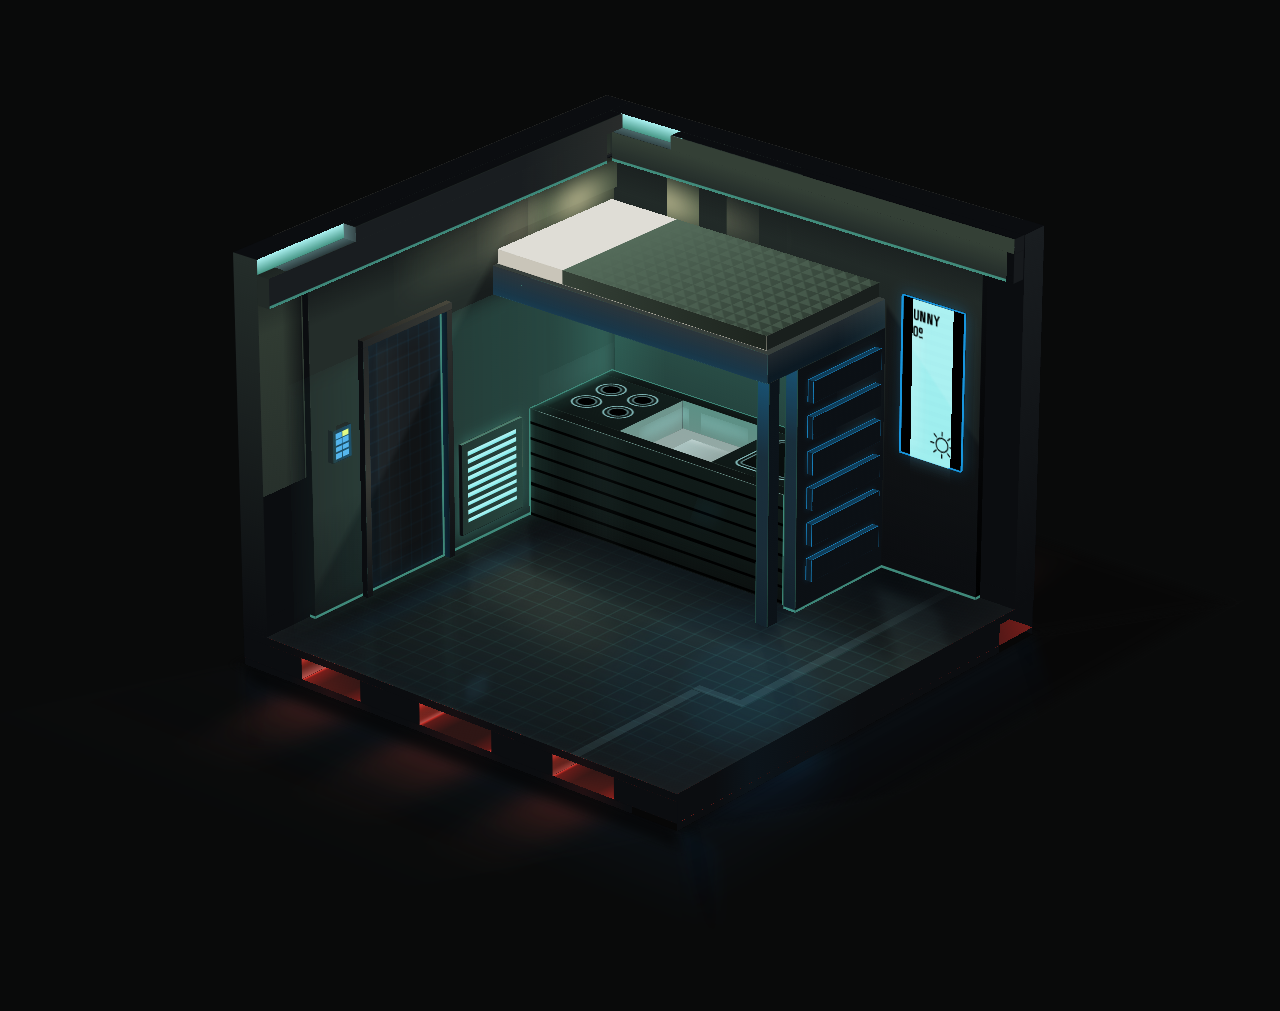
<file: 3D Futuristic Room - Pure CSS/index.html>
<!DOCTYPE html>
<html lang="en">
<head>
    <meta charset="UTF-8">
    <meta name="viewport" content="width=device-width, initial-scale=1">
<link rel="preconnect" href="https://fonts.googleapis.com">
<link rel="preconnect" href="https://fonts.gstatic.com" crossorigin>
<link href="https://fonts.googleapis.com/css2?family=Share+Tech&display=swap" rel="stylesheet">
    <link rel="stylesheet" href="style.css">
    <title>Document</title>
</head>
<body>

    <audio id="a">
        <source src="https://rawcdn.githack.com/ricardoolivaalonso/Codepen/cc4996b50006214d2f3a1e8059bee90a7455d298/Space/audio.mp3" type="audio/mpeg"/>
      </audio>
      <div class="main" id="h">
        <div class="shadows">
          <div class="reflex reflex-04"></div>
          <div class="shadow shadow-01"></div>
          <div class="shadow shadow-02"></div>
          <div class="reflex reflex-02"></div>
          <div class="reflex reflex-03"></div>
          <div class="light light-04"></div>
          <div class="light light-01"></div>
          <div class="light light-02"></div>
          <div class="light light-03"></div>
          <div class="light light-05"></div>
          <div class="light light-06"></div>
          <div class="light light-07"></div>
          <div class="reflex reflex-01"></div>
        </div>
        <div class="floor-bottom">
          <div class="floor-bottom__front face"> </div>
          <div class="floor-bottom__back face"> </div>
          <div class="floor-bottom__right face"> </div>
          <div class="floor-bottom__left face"> </div>
          <div class="floor-bottom__top face"> </div>
          <div class="floor-bottom__bottom face"> </div>
        </div>
        <div class="floor-a">
          <div class="floor-a__front face"> </div>
          <div class="floor-a__back face"> </div>
          <div class="floor-a__right face"> </div>
          <div class="floor-a__left face"> </div>
        </div>
        <div class="floor-b">
          <div class="floor-b__front face"> </div>
          <div class="floor-b__back face"> </div>
          <div class="floor-b__right face"> </div>
          <div class="floor-b__left face"> </div>
        </div>
        <div class="floor-c">
          <div class="floor-c__front face"> </div>
          <div class="floor-c__back face"> </div>
          <div class="floor-c__right face"> </div>
          <div class="floor-c__left face"> </div>
        </div>
        <div class="floor-d">
          <div class="floor-d__front face"> </div>
          <div class="floor-d__back face"> </div>
          <div class="floor-d__right face"> </div>
          <div class="floor-d__left face"> </div>
        </div>
        <div class="floor-top">
          <div class="floor-top__front face"> </div>
          <div class="floor-top__back face"> </div>
          <div class="floor-top__right face"> </div>
          <div class="floor-top__left face"> </div>
          <div class="floor-top__top face"> 
            <div class="lightft-02 lightft"></div>
            <div class="lightft-03 lightft"></div>
            <div class="lightft-09 lightft"></div>
            <div class="lightft-04 lightft"></div>
            <div class="lightft-05 lightft"></div>
            <div class="lightft-06 lightft"></div>
            <div class="lightft-07 lightft"></div>
            <div class="lightft-08 lightft"></div>
            <div class="lightft-10 lightft"></div>
            <div class="lightft-11 lightft"></div>
            <div class="lightft-12 lightft"></div>
            <div class="lightft-01 lightft"></div>
          </div>
          <div class="floor-top__bottom face"> </div>
        </div>
        <div class="wall-left">
          <div class="wall-left__front face"> </div>
          <div class="wall-left__back face"> </div>
          <div class="wall-left__right face"> </div>
          <div class="wall-left__left face"> </div>
          <div class="wall-left__top face"> </div>
          <div class="wall-left__bottom face"> </div>
        </div>
        <div class="wall-left0">
          <div class="wall-left0__front face"> </div>
          <div class="wall-left0__back face"> </div>
          <div class="wall-left0__right face"> </div>
          <div class="wall-left0__top face"> </div>
          <div class="wall-left0__bottom face"> </div>
        </div>
        <div class="wall-left1">
          <div class="wall-left1__front face"> </div>
          <div class="wall-left1__right face"> </div>
          <div class="wall-left1__top face"> </div>
        </div>
        <div class="wall-left2">
          <div class="wall-left2__front face"> </div>
          <div class="wall-left2__back face"> </div>
          <div class="wall-left2__right face"> 
            <div class="door"></div>
            <div class="lightl2l-01 lightl2l"></div>
            <div class="lightl2l-02 lightl2l"></div>
            <div class="lightl2l-03 lightl2l"></div>
            <div class="lightl2l-04 lightl2l"></div>
          </div>
          <div class="wall-left2__top face"> </div>
          <div class="wall-left2__bottom face"> </div>
        </div>
        <div class="wall-back">
          <div class="wall-back__front face"> </div>
          <div class="wall-back__back face"> </div>
          <div class="wall-back__right face"> </div>
          <div class="wall-back__left face"> </div>
          <div class="wall-back__top face"> </div>
          <div class="wall-back__bottom face"> </div>
        </div>
        <div class="wall-back0">
          <div class="wall-back0__front face"> </div>
          <div class="wall-back0__right face"> </div>
          <div class="wall-back0__left face"> </div>
          <div class="wall-back0__top face"> </div>
          <div class="wall-back0__bottom face"> </div>
        </div>
        <div class="wall-back1">
          <div class="wall-back1__front face"> </div>
          <div class="wall-back1__right face"> </div>
          <div class="wall-back1__left face"> </div>
          <div class="wall-back1__top face"> </div>
        </div>
        <div class="wall-back2">
          <div class="wall-back2__front face"> 
            <div class="lightb2b-01 lightb2b"></div>
            <div class="lightb2b-02 lightb2b"></div>
          </div>
          <div class="wall-back2__right face"> </div>
          <div class="wall-back2__left face"> </div>
          <div class="wall-back2__top face"> </div>
        </div>
        <div class="door-left">
          <div class="door-left__front face"> </div>
          <div class="door-left__back face"> </div>
          <div class="door-left__right face"> </div>
          <div class="door-left__top face"> </div>
        </div>
        <div class="door-right">
          <div class="door-right__front face"> </div>
          <div class="door-right__back face"> </div>
          <div class="door-right__right face"> </div>
          <div class="door-right__top face"> </div>
        </div>
        <div class="door-top">
          <div class="door-top__front face"> </div>
          <div class="door-top__back face"> </div>
          <div class="door-top__right face"> </div>
          <div class="door-top__top face"> </div>
          <div class="door-top__bottom face"> </div>
        </div>
        <div class="control">
          <div class="control__front face"> </div>
          <div class="control__back face"> </div>
          <div class="control__right face"> 
            <div class="screen">
              <div class="screen__button"></div>
              <div class="screen__button"></div>
              <div class="screen__button"></div>
              <div class="screen__button"></div>
            </div>
            <div class="screen">
              <div class="screen__button screen__button--yellow"></div>
              <div class="screen__button"></div>
              <div class="screen__button"></div>
              <div class="screen__button"></div>
            </div>
          </div>
          <div class="control__top face"> </div>
          <div class="control__bottom face"> </div>
        </div>
        <div class="bed">
          <div class="bed__front face"> </div>
          <div class="bed__back face"> </div>
          <div class="bed__right face"> </div>
          <div class="bed__left face"> </div>
          <div class="bed__top face"> </div>
          <div class="bed__bottom face"> </div>
        </div>
        <div class="mattress">
          <div class="mattress__front face"> </div>
          <div class="mattress__back face"> </div>
          <div class="mattress__right face"> </div>
          <div class="mattress__left face"> </div>
          <div class="mattress__top face"> </div>
          <div class="mattress__bottom face"> </div>
        </div>
        <div class="stairs">
          <div class="stairs__front face"> </div>
          <div class="stairs__back face"> </div>
          <div class="stairs__right face"> </div>
          <div class="stairs__left face"> </div>
          <div class="stairs__top face"> </div>
          <div class="stairs__bottom face"> </div>
        </div>
        <div class="column">
          <div class="column__front face"> </div>
          <div class="column__back face"> </div>
          <div class="column__right face"> </div>
          <div class="column__left face"> </div>
          <div class="column__top face"> </div>
          <div class="column__bottom face"> </div>
        </div>
        <div class="steps">
          <div class="step">
            <div class="step__front face"> </div>
            <div class="step__back face"> </div>
            <div class="step__right face"> </div>
            <div class="step__left face"> </div>
            <div class="step__top face"> </div>
            <div class="step__bottom face"></div>
          </div>
          <div class="step">
            <div class="step__front face"> </div>
            <div class="step__back face"> </div>
            <div class="step__right face"> </div>
            <div class="step__left face"> </div>
            <div class="step__top face"> </div>
            <div class="step__bottom face"></div>
          </div>
          <div class="step">
            <div class="step__front face"> </div>
            <div class="step__back face"> </div>
            <div class="step__right face"> </div>
            <div class="step__left face"> </div>
            <div class="step__top face"> </div>
            <div class="step__bottom face"></div>
          </div>
          <div class="step">
            <div class="step__front face"> </div>
            <div class="step__back face"> </div>
            <div class="step__right face"> </div>
            <div class="step__left face"> </div>
            <div class="step__top face"> </div>
            <div class="step__bottom face"></div>
          </div>
          <div class="step">
            <div class="step__front face"> </div>
            <div class="step__back face"> </div>
            <div class="step__right face"> </div>
            <div class="step__left face"> </div>
            <div class="step__top face"> </div>
            <div class="step__bottom face"></div>
          </div>
          <div class="step">
            <div class="step__front face"> </div>
            <div class="step__back face"> </div>
            <div class="step__right face"> </div>
            <div class="step__left face"> </div>
            <div class="step__top face"> </div>
            <div class="step__bottom face"></div>
          </div>
        </div>
        <div class="kitchen-bottom">
          <div class="kitchen-bottom__front face"> </div>
          <div class="kitchen-bottom__back face"> </div>
          <div class="kitchen-bottom__right face"> </div>
          <div class="kitchen-bottom__left face"> </div>
          <div class="kitchen-bottom__top face"> </div>
          <div class="kitchen-bottom__bottom face"> </div>
        </div>
        <div class="kitchen-top">
          <div class="kitchen-top__front face"> </div>
          <div class="kitchen-top__back face"> </div>
          <div class="kitchen-top__right face"> </div>
          <div class="kitchen-top__left face"> </div>
          <div class="kitchen-top__top face"> </div>
          <div class="kitchen-top__bottom face"> </div>
        </div>
        <div class="kitchen-left">
          <div class="kitchen-left__front face"> </div>
          <div class="kitchen-left__back face"> </div>
          <div class="kitchen-left__right face"> </div>
          <div class="kitchen-left__left face"> </div>
          <div class="kitchen-left__top face"> 
            <div class="circle-k"></div>
            <div class="circle-k"></div>
            <div class="circle-k"></div>
            <div class="circle-k"></div>
          </div>
          <div class="kitchen-left__bottom face"> </div>
        </div>
        <div class="kitchen-right">
          <div class="kitchen-right__front face"> </div>
          <div class="kitchen-right__back face"> </div>
          <div class="kitchen-right__right face"> </div>
          <div class="kitchen-right__left face"> </div>
          <div class="kitchen-right__top face"> 
            <div class="circle-k"></div>
          </div>
          <div class="kitchen-right__bottom face"> </div>
        </div>
        <div class="kitchen-center">
          <div class="kitchen-center__front face"> </div>
          <div class="kitchen-center__back face"> </div>
          <div class="kitchen-center__right face"> </div>
          <div class="kitchen-center__left face"> </div>
          <div class="kitchen-center__top face"> </div>
          <div class="kitchen-center__bottom face"> </div>
        </div>
        <div class="block-a" id="block">
          <div class="block-a__front face"> 
            <div class="s1"><span>sunny 20º</span>
              <svg class="svg-icon" viewBox="0 0 20 20">
                <path fill="black" d="M5.114,5.726c0.169,0.168,0.442,0.168,0.611,0c0.168-0.169,0.168-0.442,0-0.61L3.893,3.282c-0.168-0.168-0.442-0.168-0.61,0c-0.169,0.169-0.169,0.442,0,0.611L5.114,5.726z M3.955,10c0-0.239-0.193-0.432-0.432-0.432H0.932C0.693,9.568,0.5,9.761,0.5,10s0.193,0.432,0.432,0.432h2.591C3.761,10.432,3.955,10.239,3.955,10 M10,3.955c0.238,0,0.432-0.193,0.432-0.432v-2.59C10.432,0.693,10.238,0.5,10,0.5S9.568,0.693,9.568,0.932v2.59C9.568,3.762,9.762,3.955,10,3.955 M14.886,5.726l1.832-1.833c0.169-0.168,0.169-0.442,0-0.611c-0.169-0.168-0.442-0.168-0.61,0l-1.833,1.833c-0.169,0.168-0.169,0.441,0,0.61C14.443,5.894,14.717,5.894,14.886,5.726 M5.114,14.274l-1.832,1.833c-0.169,0.168-0.169,0.441,0,0.61c0.168,0.169,0.442,0.169,0.61,0l1.833-1.832c0.168-0.169,0.168-0.442,0-0.611C5.557,14.106,5.283,14.106,5.114,14.274 M19.068,9.568h-2.591c-0.238,0-0.433,0.193-0.433,0.432s0.194,0.432,0.433,0.432h2.591c0.238,0,0.432-0.193,0.432-0.432S19.307,9.568,19.068,9.568 M14.886,14.274c-0.169-0.168-0.442-0.168-0.611,0c-0.169,0.169-0.169,0.442,0,0.611l1.833,1.832c0.168,0.169,0.441,0.169,0.61,0s0.169-0.442,0-0.61L14.886,14.274z M10,4.818c-2.861,0-5.182,2.32-5.182,5.182c0,2.862,2.321,5.182,5.182,5.182s5.182-2.319,5.182-5.182C15.182,7.139,12.861,4.818,10,4.818M10,14.318c-2.385,0-4.318-1.934-4.318-4.318c0-2.385,1.933-4.318,4.318-4.318c2.386,0,4.318,1.933,4.318,4.318C14.318,12.385,12.386,14.318,10,14.318 M10,16.045c-0.238,0-0.432,0.193-0.432,0.433v2.591c0,0.238,0.194,0.432,0.432,0.432s0.432-0.193,0.432-0.432v-2.591C10.432,16.238,10.238,16.045,10,16.045"></path>
              </svg>
            </div>
            <div class="s2 is-screen-hidden"> <span>So you are a gossip too</span><small>◠‿◠</small></div>
          </div>
          <div class="block-a__back face"> </div>
          <div class="block-a__right face"> </div>
          <div class="block-a__left face"> </div>
          <div class="block-a__top face"> </div>
          <div class="block-a__bottom face"> </div>
        </div>
        <div class="block-b">
          <div class="block-b__front face"> </div>
          <div class="block-b__back face"> </div>
          <div class="block-b__right face"> </div>
          <div class="block-b__left face"> </div>
          <div class="block-b__top face"> </div>
          <div class="block-b__bottom face"></div>
        </div>
      </div>
      <script src="main.js"></script>
</body>
</html>
</file>
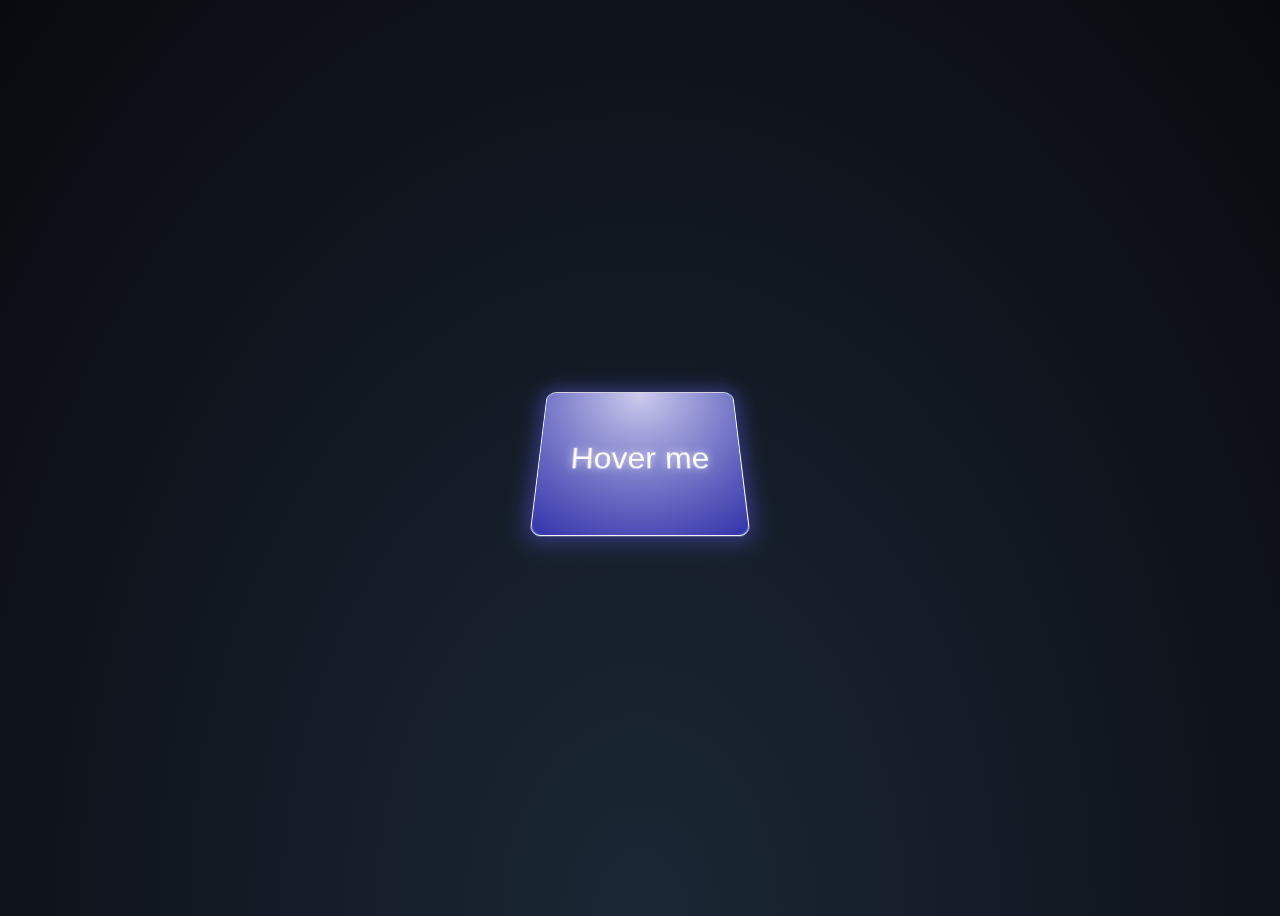
<file: Futuristic 3D Hover Effect/index.html>
<!DOCTYPE html>
<html lang="en">
<head>
    <meta charset="UTF-8">
    <meta name="viewport" content="width=device-width, initial-scale=1.0">
    <link rel="stylesheet" href="style.css">
    <title>Document</title>
</head>
<body>
    <div class="all">
        <div class="lefter">
          <div class="text">Hosting</div>
        </div>
        <div class="left">
          <div class="text">Web Design</div>
        </div>
        <div class="center">
          <div class="explainer"><span>Hover me</span></div>
          <div class="text">Frontend Development</div>
          </div>
        <div class="right">
          <div class="text">Backend Development</div>
        </div>
        <div class="righter">
          <div class="text">SEO</div>
        </div>
        </div>
        
    
</body>
</html>
</file>
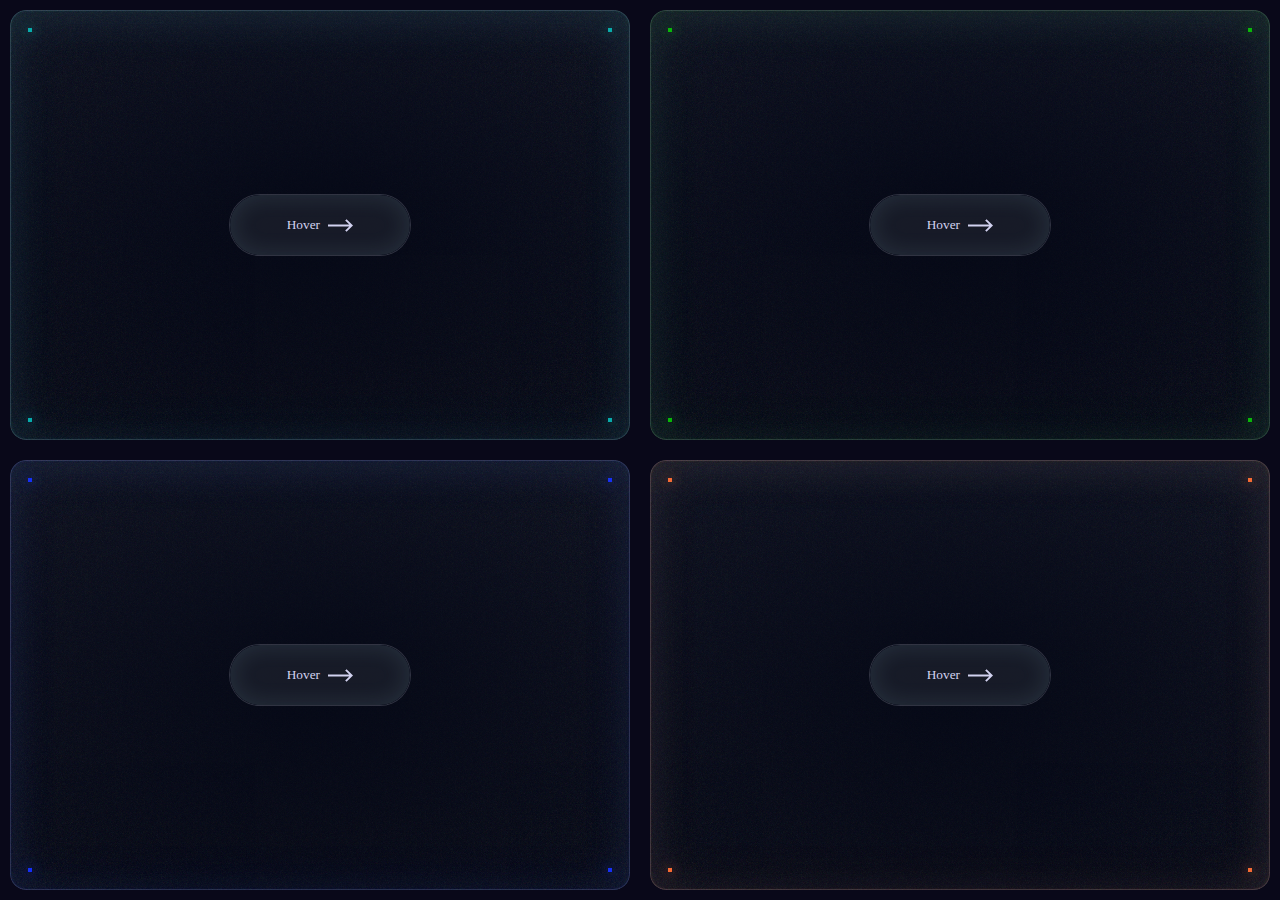
<file: hover glow button/index.html>
<!DOCTYPE html>
<html lang="en">
<head>
    <meta charset="UTF-8">
    <meta name="viewport" content="width=device-width, initial-scale=1.0">
    <link rel="stylesheet" href="style.css">
    <title>Document</title>
</head>
<body>
    <div class="container">
        <div class="card" style="--color: #00afaf">
            <button class="button">
                <span class="text">Hover</span>
                <div class="icon">
                    <svg>
                        <use xlink:href="#arrow-right"></use>
                    </svg>
                </div>
            </button>
        </div>
        <div class="card" style="--color: #00bb00">
            <button class="button">
                <span class="text">Hover</span>
                <div class="icon">
                    <svg>
                        <use xlink:href="#arrow-right"></use>
                    </svg>
                </div>
            </button>
        </div>
        <div class="card" style="--color: #0f2bff">
            <button class="button">
                <span class="text">Hover</span>
                <div class="icon">
                    <svg>
                        <use xlink:href="#arrow-right"></use>
                    </svg>
                </div>
            </button>
        </div>
        <div class="card" style="--color: #ff6a2f">
            <button class="button">
                <span class="text">Hover</span>
                <div class="icon">
                    <svg>
                        <use xlink:href="#arrow-right"></use>
                    </svg>
                </div>
            </button>
        </div>
    </div>
    <svg style="display: none">
        <symbol id="arrow-right" viewBox="0 0 20 10">
            <path d="M14.84 0l-1.08 1.06 3.3 3.2H0v1.49h17.05l-3.3 3.2L14.84 10 20 5l-5.16-5z"></path>
        </symbol>
        <filter id="noiseFilter">
            <feTurbulence type="fractalNoise" baseFrequency="1.8" numOctaves="6" stitchTiles="stitch"></feTurbulence>
        </filter>
    </svg>
</body>
</html>
</file>
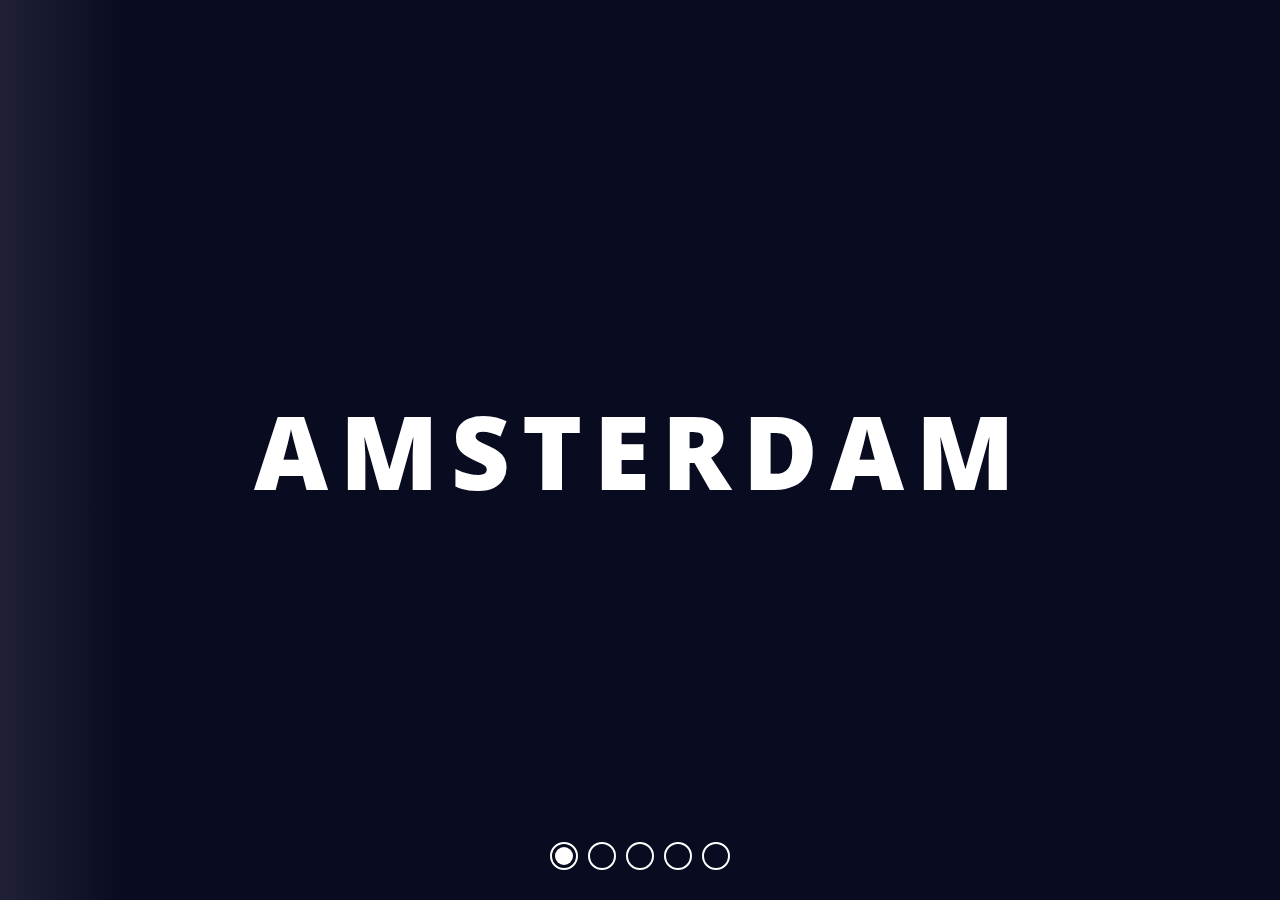
<file: Responsive Parallax Drag-slider With Transparent Letters/index.html>
<!DOCTYPE html>
<html lang="en">

<head>
    <meta charset="UTF-8">
    <meta http-equiv="X-UA-Compatible" content="IE=edge">
    <link href='https://fonts.googleapis.com/css?family=Open+Sans:400,700,600' rel='stylesheet' type='text/css'>
    <meta name="viewport" content="width=device-width, initial-scale=1">
    <link rel="stylesheet" href="style.css">
    <title>Document</title>
</head>

<body>
    <div class="cont">
        <div class="slider"></div>
        <ul class="nav">
    </div>
    <div data-target='right' class="side-nav side-nav--right"></div>
    <div data-target='left' class="side-nav side-nav--left"></div>
    </div>
    <script src="https://cdnjs.cloudflare.com/ajax/libs/jquery/3.1.0/jquery.min.js"></script>
    <script src="main.js"></script>
</body>

</html>
</file>
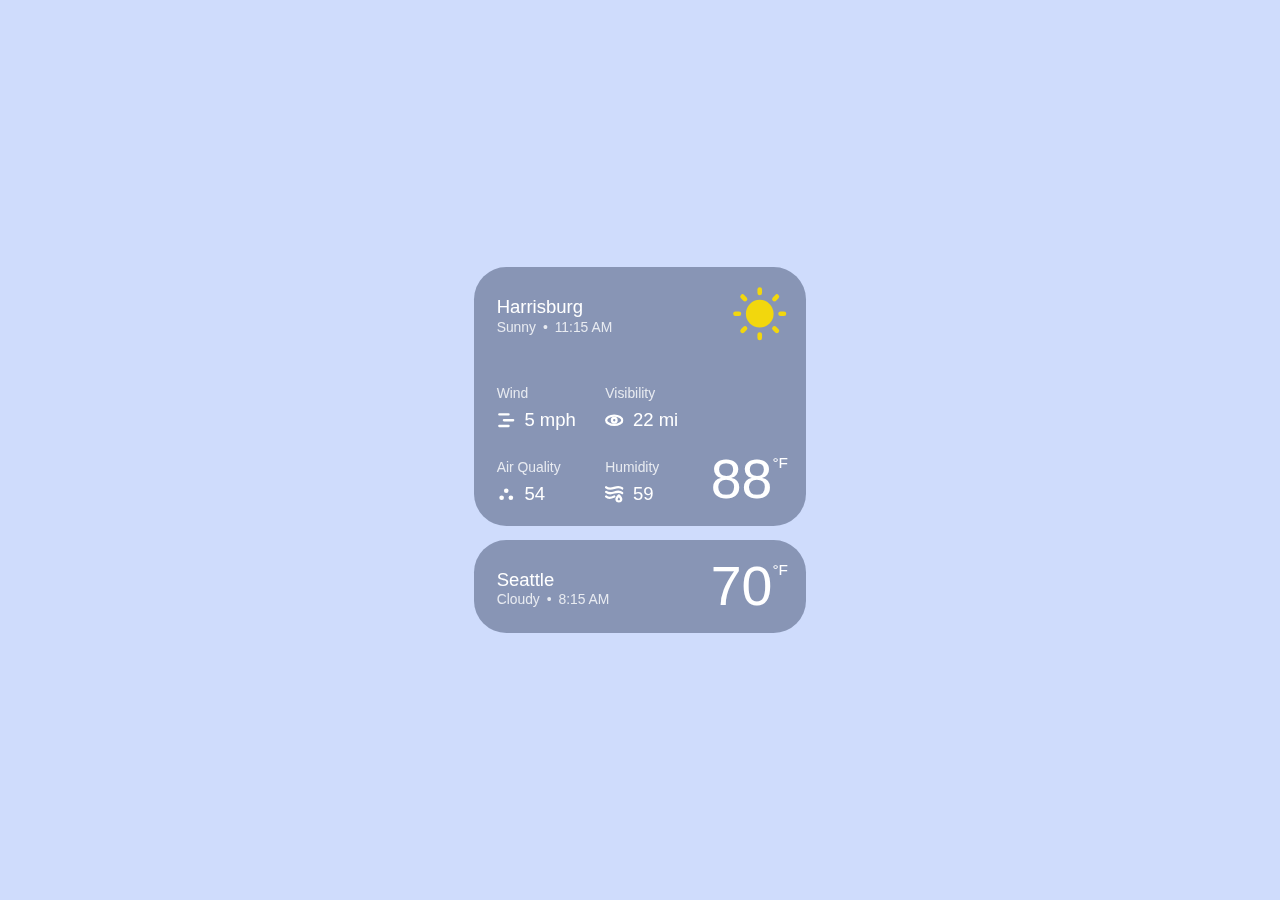
<file: Weather Widgets/index.html>
<!DOCTYPE html>
<html lang="en">
<head>
    <meta charset="UTF-8">
    <meta name="viewport" content="width=device-width, initial-scale=1, viewport-fit=cover">
    <link rel="stylesheet" href="style.css">
    <script defer src="main.js"></script>
    <title>Document</title>
</head>
<body>
    <svg display="none">
        <symbol id="wind" viewBox="0 0 16 16">
            <g fill="none" stroke="hsl(0,0%,100%)" stroke-linecap="round" stroke-width="2">
                <polyline points="2 3,10 3" />
                <polyline points="6 8,14 8" />
                <polyline points="2 13,10 13" />
            </g>
        </symbol>
        <symbol id="visibility" viewBox="0 0 16 16">
            <g fill="none" stroke="hsl(0,0%,100%)" stroke-width="2">
                <ellipse cx="8" cy="8" rx="7" ry="4" />
                <circle cx="8" cy="8" r="2" />
            </g>
        </symbol>
        <symbol id="air-quality" viewBox="0 0 16 16">
            <g fill="hsl(0,0%,100%)">
                <circle cx="4" cy="11" r="2" />
                <circle cx="8" cy="5" r="2" />
                <circle cx="12" cy="11" r="2" />
            </g>
        </symbol>
        <symbol id="humidity" viewBox="0 0 16 16">
            <g fill="none" stroke="hsl(0,0%,100%)" stroke-linecap="round" stroke-linejoin="round" stroke-width="2">
                <path d="M 1 3 C 6 7, 10 0, 15 4" transform="translate(0,-1)" />
                <path d="M 1 3 C 6 7, 10 0, 15 4" transform="translate(0,3)" />
                <path d="M 1 3 C 3 5, 6 4, 8 3" transform="translate(0,7)" />
                <path d="M 4 1 C -3 8, 11 8, 4 1" transform="translate(8,8)" />
            </g>
        </symbol>
        <symbol id="sunny" viewBox="0 0 48 48">
            <g stroke="hsl(53,90%,50%)" stroke-linecap="round" stroke-width="4">
                <polyline points="24 24,24 21" transform="rotate(0,24,24) translate(0,-18)" />
                <polyline points="24 24,24 21" transform="rotate(45,24,24) translate(0,-18)" />
                <polyline points="24 24,24 21" transform="rotate(90,24,24) translate(0,-18)" />
                <polyline points="24 24,24 21" transform="rotate(135,24,24) translate(0,-18)" />
                <polyline points="24 24,24 21" transform="rotate(180,24,24) translate(0,-18)" />
                <polyline points="24 24,24 21" transform="rotate(225,24,24) translate(0,-18)" />
                <polyline points="24 24,24 21" transform="rotate(270,24,24) translate(0,-18)" />
                <polyline points="24 24,24 21" transform="rotate(315,24,24) translate(0,-18)" />
            </g>
            <circle cx="24" cy="24" r="12" fill="hsl(53,90%,50%)" />
        </symbol>
        <symbol id="cloudy" viewBox="0 0 48 48">
            <g fill="hsl(0,0%,100%)" transform="translate(0,6)">
                <rect x="0" y="12" width="48" height="20" rx="10" ry="10" />
                <circle cx="28" cy="14" r="14" />
                <circle cx="14" cy="10" r="6" />
            </g>
        </symbol>
    </svg>
    <main>
        <details id="widget1" class="widget" open>
            <summary class="widget__btn">
                <span class="widget__top">
                    <span data-stat="city">-</span>
                    <small class="widget__weather">
                        <span data-stat="kind">-</span>
                        <span class="widget__bull">&bull;</span>
                        <time data-stat="time">-</time>
                    </small>
                </span>
                <div class="widget__temp">
                    <span data-stat="temperature">-</span><sup>&deg;<span data-stat="temperature_scale">-</span></sup>
                </div>
            </summary>
            <div class="widget__details">
                <svg class="widget__weather-symbol" width="16px" height="16px" aria-hidden="true">
                    <use href="#" data-symbol />
                </svg>
                <span class="widget__detail">
                    <small class="widget__detail-name">Wind</small>
                    <br>
                    <span class="widget__detail-value">
                        <svg class="widget__detail-icon" width="16px" height="16px" aria-hidden="true">
                            <use href="#wind" />
                        </svg>
                        <span data-stat="wind">-</span>
                    </span>
                </span>
                <span class="widget__detail">
                    <small class="widget__detail-name">Visibility</small>
                    <br>
                    <span class="widget__detail-value">
                        <svg class="widget__detail-icon" width="16px" height="16px" aria-hidden="true">
                            <use href="#visibility" />
                        </svg>
                        <span data-stat="visibility">-</span>
                    </span>
                </span>
                <span class="widget__detail">
                    <small class="widget__detail-name">Air Quality</small>
                    <br>
                    <span class="widget__detail-value">
                        <svg class="widget__detail-icon" width="16px" height="16px" aria-hidden="true">
                            <use href="#air-quality" />
                        </svg>
                        <span data-stat="air_quality">-</span>
                    </span>
                </span>
                <span class="widget__detail">
                    <small class="widget__detail-name">Humidity</small>
                    <br>
                    <span class="widget__detail-value">
                        <svg class="widget__detail-icon" width="16px" height="16px" aria-hidden="true">
                            <use href="#humidity" />
                        </svg>
                        <span data-stat="humidity">-</span>
                    </span>
                </span>
            </div>
        </details>
        <details id="widget2" class="widget">
            <summary class="widget__btn">
                <span class="widget__top">
                    <span data-stat="city">-</span>
                    <small class="widget__weather">
                        <span data-stat="kind">-</span>
                        <span class="widget__bull">&bull;</span>
                        <time data-stat="time">-</time>
                    </small>
                </span>
                <div class="widget__temp">
                    <span data-stat="temperature">-</span><sup>&deg;<span data-stat="temperature_scale">-</span></sup>
                </div>
            </summary>
            <div class="widget__details">
                <svg class="widget__weather-symbol" width="16px" height="16px" aria-hidden="true">
                    <use href="#" data-symbol />
                </svg>
                <span class="widget__detail">
                    <small class="widget__detail-name">Wind</small>
                    <br>
                    <span class="widget__detail-value">
                        <svg class="widget__detail-icon" width="16px" height="16px" aria-hidden="true">
                            <use href="#wind" />
                        </svg>
                        <span data-stat="wind">-</span>
                    </span>
                </span>
                <span class="widget__detail">
                    <small class="widget__detail-name">Visibility</small>
                    <br>
                    <span class="widget__detail-value">
                        <svg class="widget__detail-icon" width="16px" height="16px" aria-hidden="true">
                            <use href="#visibility" />
                        </svg>
                        <span data-stat="visibility">-</span>
                    </span>
                </span>
                <span class="widget__detail">
                    <small class="widget__detail-name">Air Quality</small>
                    <br>
                    <span class="widget__detail-value">
                        <svg class="widget__detail-icon" width="16px" height="16px" aria-hidden="true">
                            <use href="#air-quality" />
                        </svg>
                        <span data-stat="air_quality">-</span>
                    </span>
                </span>
                <span class="widget__detail">
                    <small class="widget__detail-name">Humidity</small>
                    <br>
                    <span class="widget__detail-value">
                        <svg class="widget__detail-icon" width="16px" height="16px" aria-hidden="true">
                            <use href="#humidity" />
                        </svg>
                        <span data-stat="humidity">-</span>
                    </span>
                </span>
            </div>
        </details>
    </main>
</body>
</html>
</file>
<file: 3D Futuristic Room - Pure CSS/style.css>
/* author: https://codepen.io/ricardoolivaalonso/pen/LYzwGyW
Ricardo Oliva Alonso */
/***********************/
/***********************/
/***********************/
*,
*::after,
*::before {
  margin: 0;
  padding: 0;
  box-sizing: border-box;
  transform-style: preserve-3d;
  user-select: none;
  -webkit-tap-highlight-color: transparent;
  appearance: none;
  font-family: "Share Tech", sans-serif;
  color: black;
}

/***********************/
/***********************/
body {
  display: flex;
  justify-content: center;
  align-items: center;
  height: 100vh;
  width: 100%;
  font-weight: bolder;
  overflow: hidden;
  cursor: grab;
  background-color: #090a0a;
}

.face {
  position: absolute;
}

.flex {
  display: flex;
  justify-content: center;
  align-items: center;
}

/***********************/
/***********************/
.main {
  position: absolute;
  width: 63vmin;
  height: 63vmin;
  transform: perspective(700vmin) rotateX(66deg) rotateZ(40deg) translateZ(-24.5vmin);
}

.is-main-active {
  animation: is-main-active 600ms linear 1000ms infinite;
}

@keyframes is-main-active {
  0%, 20% {
    transform: perspective(700vmin) rotateX(65deg) rotateZ(40deg) translateZ(-24.5vmin);
  }
  80%, 100% {
    transform: perspective(700vmin) rotateX(66deg) rotateZ(40deg) translateZ(-24.5vmin);
  }
}
.shadows {
  position: absolute;
  width: 100%;
  height: 100%;
  background-color: #070707;
  box-shadow: 0 0 1.75vmin 0.875vmin #070707;
}

.shadow {
  position: absolute;
  background-color: #070707;
  filter: blur(1.05vmin);
}
.shadow-01 {
  left: 100%;
  width: 11.8125vmin;
  height: 100%;
  transform-origin: bottom left;
  transform: skewY(-60deg);
}
.shadow-02 {
  bottom: 100%;
  width: 100%;
  height: 21vmin;
  transform-origin: bottom left;
  transform: skewX(-30deg);
}

.light {
  position: absolute;
  width: 8.75vmin;
  height: 17.5vmin;
  top: 64.75vmin;
  background-image: linear-gradient(to bottom, rgba(112, 38, 29, 0.45), rgba(62, 40, 35, 0.1) 70%, rgba(62, 40, 35, 0.05));
  filter: blur(1.75vmin);
}
.light-01 {
  left: 8.75vmin;
}
.light-02 {
  left: 26.25vmin;
  width: 10.5vmin;
}
.light-03 {
  left: 45.5vmin;
}
.light-04 {
  top: 31.5vmin;
  left: 63vmin;
  width: 14vmin;
  height: 28vmin;
  transform-origin: bottom left;
  transform: rotateZ(-45deg);
  border-radius: 50%;
  background-image: linear-gradient(to bottom, rgba(24, 150, 222, 0.45), rgba(16, 77, 144, 0.1) 70%, rgba(16, 77, 144, 0.05));
  box-shadow: 0 0 3.5vmin 3.5vmin rgba(16, 77, 144, 0.02);
}
.light-05 {
  top: -19.25vmin;
  left: 8.75vmin;
  background-image: linear-gradient(to top, rgba(112, 38, 29, 0.45), rgba(62, 40, 35, 0.1) 70%, rgba(62, 40, 35, 0.05));
}
.light-06 {
  top: -19.25vmin;
  left: 26.25vmin;
  width: 10.5vmin;
  background-image: linear-gradient(to top, rgba(112, 38, 29, 0.45), rgba(62, 40, 35, 0.1) 70%, rgba(62, 40, 35, 0.05));
}
.light-07 {
  top: -19.25vmin;
  left: 45.5vmin;
  background-image: linear-gradient(to top, rgba(112, 38, 29, 0.45), rgba(62, 40, 35, 0.1) 70%, rgba(62, 40, 35, 0.05));
}

.reflex {
  position: absolute;
  filter: blur(0.875vmin);
}
.reflex-01 {
  top: 100%;
  width: 100%;
  height: 3.5vmin;
  transform-origin: top left;
  transform: skewX(45deg);
  background-image: linear-gradient(to bottom, rgba(2, 2, 2, 0.85), rgba(7, 7, 7, 0.4));
}
.reflex-02 {
  top: 100%;
  width: 68.25vmin;
  height: 15.75vmin;
  transform-origin: top left;
  transform: skewX(42deg);
  background-image: linear-gradient(to bottom, rgba(16, 77, 144, 0.075), transparent);
  border-left: 3.5vmin solid rgba(2, 2, 2, 0.1);
  border-right: 3.5vmin solid rgba(2, 2, 2, 0.1);
}
.reflex-03 {
  bottom: 0;
  left: 100%;
  width: 14vmin;
  height: 100%;
  transform-origin: bottom left;
  transform: skewY(45deg);
  background-image: linear-gradient(to right, rgba(16, 77, 144, 0.075), transparent);
  border-top: 3.5vmin solid rgba(2, 2, 2, 0.1);
  border-bottom: 3.5vmin solid rgba(2, 2, 2, 0.1);
}
.reflex-04 {
  top: 100%;
  left: 0;
  width: 100%;
  height: 35vmin;
  transform-origin: top left;
  transform: skewX(-25deg);
  background-image: linear-gradient(to bottom, rgba(11, 13, 16, 0.2), transparent);
}

/***********************/
/***********************/
.floor-bottom,
.floor-top {
  width: 63vmin;
  height: 63vmin;
  position: absolute;
  top: 0;
  left: 0;
}
.floor-bottom__front,
.floor-top__front {
  width: 63vmin;
  height: 0.875vmin;
  transform-origin: bottom left;
  transform: rotateX(-90deg) translateZ(62.125vmin);
}
.floor-bottom__back,
.floor-top__back {
  width: 63vmin;
  height: 0.875vmin;
  transform-origin: top left;
  transform: rotateX(-90deg) rotateY(180deg) translateX(-63vmin) translateY(-0.875vmin);
}
.floor-bottom__right,
.floor-top__right {
  width: 63vmin;
  height: 0.875vmin;
  transform-origin: top left;
  transform: rotateY(90deg) rotateZ(-90deg) translateZ(63vmin) translateX(-63vmin) translateY(-0.875vmin);
}
.floor-bottom__left,
.floor-top__left {
  width: 63vmin;
  height: 0.875vmin;
  transform-origin: top left;
  transform: rotateY(-90deg) rotateZ(90deg) translateY(-0.875vmin);
}
.floor-bottom__top,
.floor-top__top {
  width: 63vmin;
  height: 63vmin;
  transform-origin: top left;
  transform: translateZ(0.875vmin);
}
.floor-bottom__bottom,
.floor-top__bottom {
  width: 63vmin;
  height: 63vmin;
  transform-origin: top left;
  transform: rotateY(180deg) translateX(-63vmin);
}

.floor-bottom__front {
  background-color: #0b0d10;
  background-image: linear-gradient(to right, transparent 0 7vmin, rgba(224, 46, 36, 0.1), transparent 19.25vmin 24.5vmin, rgba(224, 46, 36, 0.1), transparent 38.5vmin 43.75vmin, rgba(224, 46, 36, 0.1), transparent 56vmin);
}
.floor-bottom__back {
  background-color: #0b0d10;
}
.floor-bottom__left {
  background-color: #0b0d10;
}
.floor-bottom__right {
  background-color: #0b0d10;
  background-image: linear-gradient(to right, transparent 10%, rgba(24, 150, 222, 0.05) 20%, transparent 50%);
}
.floor-bottom__top {
  background-color: #0b0d10;
  background-image: linear-gradient(to right, rgba(230, 89, 81, 0.85), rgba(224, 46, 36, 0.85) 2%, rgba(224, 46, 36, 0.4) 5%, rgba(112, 38, 29, 0.35) 30% 70%, rgba(224, 46, 36, 0.4) 95%, rgba(224, 46, 36, 0.85), rgba(230, 89, 81, 0.85)), linear-gradient(to right, rgba(230, 89, 81, 0.85), rgba(224, 46, 36, 0.85) 2%, rgba(224, 46, 36, 0.4) 5%, rgba(112, 38, 29, 0.35) 30% 70%, rgba(224, 46, 36, 0.4) 95%, rgba(224, 46, 36, 0.85), rgba(230, 89, 81, 0.85)), linear-gradient(to right, rgba(230, 89, 81, 0.85), rgba(224, 46, 36, 0.85) 2%, rgba(224, 46, 36, 0.4) 5%, rgba(112, 38, 29, 0.35) 30% 70%, rgba(224, 46, 36, 0.4) 95%, rgba(224, 46, 36, 0.85), rgba(230, 89, 81, 0.85)), radial-gradient(transparent 70%, rgba(224, 46, 36, 0.5));
  background-position: 45.5vmin 0%, 26.25vmin 0%, 8.75vmin 0%, 0 0;
  background-size: 8.75vmin 100%, 10.5vmin 100%, 8.75vmin 100%, 100% 100%;
  background-repeat: no-repeat;
}
.floor-bottom__bottom {
  background-color: #070707;
}

.floor-top {
  transform: translateZ(3.5vmin);
}
.floor-top__front {
  background-color: #0b0d10;
  background-image: linear-gradient(to right, transparent 0 7vmin, rgba(224, 46, 36, 0.05), transparent 19.25vmin 24.5vmin, rgba(224, 46, 36, 0.05), transparent 38.5vmin 43.75vmin, rgba(224, 46, 36, 0.05), transparent 56vmin);
}
.floor-top__back {
  background-color: #0b0d10;
}
.floor-top__left {
  background-color: #0b0d10;
}
.floor-top__right {
  background-color: #0b0d10;
  background-image: linear-gradient(to right, transparent 10%, rgba(24, 150, 222, 0.05) 20%, transparent 50%);
}
.floor-top__top {
  background-color: #222a27;
  background-image: linear-gradient(rgba(67, 148, 131, 0.155) 0.175vmin, transparent 0.175vmin), linear-gradient(to right, rgba(67, 148, 131, 0.155) 0.175vmin, transparent 0.175vmin);
  background-size: 2.625vmin 2.625vmin;
  overflow: hidden;
}
.floor-top__top::after {
  content: "";
  position: absolute;
  top: 0;
  left: 0;
  width: 100%;
  height: 100%;
  background-image: linear-gradient(to right, transparent, rgba(24, 150, 222, 0.035) 40% 60%, transparent), radial-gradient(circle, transparent 68%, rgba(25, 29, 32, 0.85)), linear-gradient(to bottom, rgba(0, 1, 1, 0.75), rgba(11, 13, 16, 0.5) 17%, transparent 40%), linear-gradient(to bottom, rgba(11, 13, 16, 0.65), transparent 25%), linear-gradient(to right, rgba(0, 1, 1, 0.35) 10%, rgba(11, 13, 16, 0.5) 12%, transparent 20%), linear-gradient(to right, rgba(11, 13, 16, 0.5), transparent 25%);
}
.floor-top__top .lightft {
  position: absolute;
}
.floor-top__top .lightft-01 {
  bottom: -3.5vmin;
  right: 8.75vmin;
  width: 15.75vmin;
  height: 31.5vmin;
  transform-origin: top left;
  transform: rotateZ(-45deg);
  border-radius: 50%;
  background-image: radial-gradient(rgba(24, 150, 222, 0.15), rgba(16, 77, 144, 0.1));
  box-shadow: 0 0 3.5vmin 8.75vmin rgba(16, 77, 144, 0.075);
  filter: blur(0.875vmin);
}
.floor-top__top .lightft-02 {
  bottom: 17.5vmin;
  left: 5.25vmin;
  width: 21vmin;
  height: 15.75vmin;
  transform-origin: top left;
  transform: skewX(45deg);
  border-radius: 50%;
  background-image: radial-gradient(rgba(235, 225, 176, 0.1), rgba(235, 225, 176, 0.05), transparent);
  filter: blur(2.625vmin);
}
.floor-top__top .lightft-03 {
  bottom: 3.5vmin;
  left: 8.75vmin;
  width: 1.75vmin;
  height: 35vmin;
  background-image: linear-gradient(to right, rgba(24, 150, 222, 0.4), rgba(24, 150, 222, 0.2));
  filter: blur(1.3125vmin);
}
.floor-top__top .lightft-04 {
  top: 18.375vmin;
  left: 5.25vmin;
  width: 40.25vmin;
  height: 12.25vmin;
  background-image: linear-gradient(to bottom, rgba(11, 13, 16, 0.85), rgba(11, 13, 16, 0.6) 40%, rgba(11, 13, 16, 0.2));
  transform-origin: too left;
  transform: skewX(15deg);
  filter: blur(0.875vmin);
}
.floor-top__top .lightft-05 {
  top: 3.5vmin;
  right: 0;
  width: 19.25vmin;
  height: 19.25vmin;
  background-image: linear-gradient(to bottom, rgba(11, 13, 16, 0.9), rgba(11, 13, 16, 0.8) 40%, rgba(11, 13, 16, 0.2));
  filter: blur(1.3125vmin);
}
.floor-top__top .lightft-06 {
  top: 8.75vmin;
  right: 7vmin;
  width: 8.75vmin;
  height: 24.5vmin;
  transform-origin: top left;
  transform: skewX(45deg);
  background-image: linear-gradient(to bottom, rgba(171, 241, 241, 0.15), transparent);
  filter: blur(0.875vmin);
}
.floor-top__top .lightft-07 {
  bottom: 5.6875vmin;
  left: 28vmin;
  width: 3.5vmin;
  height: 3.5vmin;
  transform-origin: bottom left;
  transform: skewY(47deg);
  background-color: rgba(86, 182, 237, 0.075);
  filter: blur(0.7vmin);
}
.floor-top__top .lightft-08 {
  bottom: 15.75vmin;
  left: 4.375vmin;
  width: 26.25vmin;
  height: 13.125vmin;
  transform-origin: bottom left;
  transform: skewY(47deg);
  background-image: linear-gradient(to right, rgba(2, 3, 2, 0.05), transparent);
  border: 0.04375vmin solid rgba(67, 148, 131, 0.6);
  filter: blur(0.875vmin);
}
.floor-top__top .lightft-09 {
  bottom: 0vmin;
  left: 3.5vmin;
  width: 59.5vmin;
  height: 29.3125vmin;
  transform-origin: top left;
  background-image: linear-gradient(to bottom, rgba(11, 13, 16, 0.075), rgba(11, 13, 16, 0.7));
  filter: blur(0.4375vmin);
}
.floor-top__top .lightft-10 {
  top: 24.5vmin;
  left: 42.4375vmin;
  width: 3.5vmin;
  height: 29.3125vmin;
  transform-origin: top left;
  transform: skewX(45deg);
  background-image: linear-gradient(to bottom, rgba(11, 13, 16, 0.2), rgba(11, 13, 16, 0.025));
  filter: blur(0.21875vmin);
}
.floor-top__top .lightft-11 {
  top: 21vmin;
  left: 5.6875vmin;
  width: 14vmin;
  height: 10.5vmin;
  transform-origin: top left;
  transform: skewY(47deg);
  background-image: linear-gradient(to right, rgba(171, 241, 241, 0.0875), rgba(171, 241, 241, 0.0125) 80%, transparent);
  filter: blur(0.4375vmin);
}
.floor-top__top .lightft-12 {
  opacity: 0.115;
  top: 3.9375vmin;
  right: 7.875vmin;
  height: 38.5vmin;
  width: 7vmin;
  border-right: 1.3125vmin solid #abf1f1;
  border-bottom: 1.3125vmin solid #abf1f1;
  animation: line 2000ms linear infinite;
}
.floor-top__top .lightft-12::after {
  content: "";
  position: absolute;
  top: 103.5%;
  width: 100%;
  height: 100%;
  border-left: 1.3125vmin solid #abf1f1;
}
.floor-top__bottom {
  background-color: #0b0d10;
  background-image: linear-gradient(to right, rgba(230, 89, 81, 0.85), rgba(224, 46, 36, 0.85) 2%, rgba(224, 46, 36, 0.35) 5%, rgba(112, 38, 29, 0.3) 30% 70%, rgba(224, 46, 36, 0.35) 95%, rgba(224, 46, 36, 0.85), rgba(230, 89, 81, 0.85)), linear-gradient(to right, rgba(230, 89, 81, 0.85), rgba(224, 46, 36, 0.85) 2%, rgba(224, 46, 36, 0.35) 5%, rgba(112, 38, 29, 0.3) 30% 70%, rgba(224, 46, 36, 0.35) 95%, rgba(224, 46, 36, 0.85), rgba(230, 89, 81, 0.85)), linear-gradient(to right, rgba(230, 89, 81, 0.85), rgba(224, 46, 36, 0.85) 2%, rgba(224, 46, 36, 0.35) 5%, rgba(112, 38, 29, 0.3) 30% 70%, rgba(224, 46, 36, 0.35) 95%, rgba(224, 46, 36, 0.85), rgba(230, 89, 81, 0.85)), radial-gradient(transparent 70%, rgba(224, 46, 36, 0.5));
  background-position: 45.5vmin 0%, 26.25vmin 0%, 8.75vmin 0%, 0 0;
  background-size: 8.75vmin 100%, 10.5vmin 100%, 8.75vmin 100%, 100% 100%;
  background-repeat: no-repeat;
}

@keyframes line {
  0%, 30% {
    opacity: 0.11;
  }
  50%, 70% {
    opacity: 0.175;
  }
}
.floor-a,
.floor-b,
.floor-c,
.floor-d {
  width: 8.75vmin;
  height: 63vmin;
  position: absolute;
  top: 0;
  transform: translateZ(0.875vmin);
}
.floor-a__front,
.floor-b__front,
.floor-c__front,
.floor-d__front {
  width: 8.75vmin;
  height: 2.625vmin;
  transform-origin: bottom left;
  transform: rotateX(-90deg) translateZ(60.375vmin);
}
.floor-a__back,
.floor-b__back,
.floor-c__back,
.floor-d__back {
  width: 8.75vmin;
  height: 2.625vmin;
  transform-origin: top left;
  transform: rotateX(-90deg) rotateY(180deg) translateX(-8.75vmin) translateY(-2.625vmin);
}
.floor-a__right,
.floor-b__right,
.floor-c__right,
.floor-d__right {
  width: 63vmin;
  height: 2.625vmin;
  transform-origin: top left;
  transform: rotateY(90deg) rotateZ(-90deg) translateZ(8.75vmin) translateX(-63vmin) translateY(-2.625vmin);
}
.floor-a__left,
.floor-b__left,
.floor-c__left,
.floor-d__left {
  width: 63vmin;
  height: 2.625vmin;
  transform-origin: top left;
  transform: rotateY(-90deg) rotateZ(90deg) translateY(-2.625vmin);
}
.floor-a__top,
.floor-b__top,
.floor-c__top,
.floor-d__top {
  width: 8.75vmin;
  height: 63vmin;
  transform-origin: top left;
  transform: translateZ(2.625vmin);
}
.floor-a__bottom,
.floor-b__bottom,
.floor-c__bottom,
.floor-d__bottom {
  width: 8.75vmin;
  height: 63vmin;
  transform-origin: top left;
  transform: rotateY(180deg) translateX(-8.75vmin);
}

.floor-a {
  left: 0;
}
.floor-a__front {
  background-color: #0b0d10;
}
.floor-a__back {
  background-color: #0b0d10;
}
.floor-a__left {
  background-color: #0b0d10;
}
.floor-a__right {
  background-color: #0b0d10;
  background-image: linear-gradient(to top, rgba(237, 131, 125, 0.5), rgba(224, 46, 36, 0.1) 50%), linear-gradient(to bottom, rgba(237, 131, 125, 0.25), rgba(224, 46, 36, 0.1) 30%), radial-gradient(transparent 70%, rgba(224, 46, 36, 0.5)), linear-gradient(to bottom, rgba(224, 46, 36, 0.75), rgba(112, 38, 29, 0.75) 40%, rgba(62, 40, 35, 0.75));
  background-repeat: no-repeat;
}
.floor-a__top {
  background-color: #0b0d10;
}
.floor-a__bottom {
  background-color: #0b0d10;
}

.floor-b {
  left: 17.5vmin;
}
.floor-b__front {
  background-color: #0b0d10;
}
.floor-b__back {
  background-color: #0b0d10;
}
.floor-b__left {
  background-color: #0b0d10;
  background-image: linear-gradient(to top, rgba(237, 131, 125, 0.25), rgba(224, 46, 36, 0.1) 30%), linear-gradient(to bottom, rgba(237, 131, 125, 0.25), rgba(224, 46, 36, 0.1) 30%), radial-gradient(transparent 70%, rgba(224, 46, 36, 0.5)), linear-gradient(to bottom, rgba(224, 46, 36, 0.75), rgba(112, 38, 29, 0.75) 40%, rgba(62, 40, 35, 0.75));
  background-repeat: no-repeat;
}
.floor-b__right {
  background-color: #0b0d10;
  background-image: linear-gradient(to top, rgba(237, 131, 125, 0.45), rgba(224, 46, 36, 0.2) 20%), linear-gradient(to bottom, rgba(237, 131, 125, 0.25), rgba(224, 46, 36, 0.1) 30%), radial-gradient(transparent 70%, rgba(224, 46, 36, 0.5)), linear-gradient(to bottom, rgba(224, 46, 36, 0.75), rgba(112, 38, 29, 0.75) 40%, rgba(62, 40, 35, 0.75));
  background-repeat: no-repeat;
}
.floor-b__top {
  background-color: #0b0d10;
}
.floor-b__bottom {
  background-color: #0b0d10;
}

.floor-c {
  left: 36.75vmin;
}
.floor-c__front {
  background-color: #0b0d10;
}
.floor-c__back {
  background-color: #0b0d10;
}
.floor-c__left {
  background-color: #0b0d10;
  background-image: linear-gradient(to top, rgba(237, 131, 125, 0.25), rgba(224, 46, 36, 0.1) 30%), linear-gradient(to bottom, rgba(237, 131, 125, 0.25), rgba(224, 46, 36, 0.1) 30%), radial-gradient(transparent 70%, rgba(224, 46, 36, 0.5)), linear-gradient(to bottom, rgba(224, 46, 36, 0.75), rgba(112, 38, 29, 0.75) 40%, rgba(62, 40, 35, 0.75));
  background-repeat: no-repeat;
}
.floor-c__right {
  background-color: #0b0d10;
  background-image: linear-gradient(to top, rgba(237, 131, 125, 0.25), rgba(224, 46, 36, 0.1) 30%), linear-gradient(to bottom, rgba(237, 131, 125, 0.25), rgba(224, 46, 36, 0.1) 30%), radial-gradient(transparent 70%, rgba(224, 46, 36, 0.5)), linear-gradient(to bottom, rgba(224, 46, 36, 0.75), rgba(112, 38, 29, 0.75) 40%, rgba(62, 40, 35, 0.75));
  background-repeat: no-repeat;
}
.floor-c__top {
  background-color: #0b0d10;
}
.floor-c__bottom {
  background-color: #0b0d10;
}

.floor-d {
  left: 54.25vmin;
}
.floor-d__front {
  background-color: #0b0d10;
}
.floor-d__back {
  background-color: #0b0d10;
}
.floor-d__left {
  background-color: #0b0d10;
  background-image: linear-gradient(to top, rgba(237, 131, 125, 0.25), rgba(224, 46, 36, 0.1) 30%), linear-gradient(to bottom, rgba(237, 131, 125, 0.25), rgba(224, 46, 36, 0.1) 30%), radial-gradient(transparent 70%, rgba(224, 46, 36, 0.5)), linear-gradient(to bottom, rgba(224, 46, 36, 0.75), rgba(112, 38, 29, 0.75) 40%, rgba(62, 40, 35, 0.75));
  background-repeat: no-repeat;
}
.floor-d__right {
  background-color: #0b0d10;
  background-image: linear-gradient(to right, transparent 10%, rgba(24, 150, 222, 0.05) 20%, transparent 50%);
}
.floor-d__top {
  background-color: #0b0d10;
}
.floor-d__bottom {
  background-color: #0b0d10;
}

.wall-left {
  width: 3.5vmin;
  height: 63vmin;
  position: absolute;
  top: 0;
  left: 0;
  transform: translateZ(4.375vmin);
}
.wall-left__front {
  width: 3.5vmin;
  height: 45.5vmin;
  transform-origin: bottom left;
  transform: rotateX(-90deg) translateZ(17.5vmin);
}
.wall-left__back {
  width: 3.5vmin;
  height: 45.5vmin;
  transform-origin: top left;
  transform: rotateX(-90deg) rotateY(180deg) translateX(-3.5vmin) translateY(-45.5vmin);
}
.wall-left__right {
  width: 63vmin;
  height: 45.5vmin;
  transform-origin: top left;
  transform: rotateY(90deg) rotateZ(-90deg) translateZ(3.5vmin) translateX(-63vmin) translateY(-45.5vmin);
}
.wall-left__left {
  width: 63vmin;
  height: 45.5vmin;
  transform-origin: top left;
  transform: rotateY(-90deg) rotateZ(90deg) translateY(-45.5vmin);
}
.wall-left__top {
  width: 3.5vmin;
  height: 63vmin;
  transform-origin: top left;
  transform: translateZ(45.5vmin);
}
.wall-left__bottom {
  width: 3.5vmin;
  height: 63vmin;
  transform-origin: top left;
  transform: rotateY(180deg) translateX(-3.5vmin);
}
.wall-left__front {
  background-image: linear-gradient(to bottom, #242d2a, #0b0d10);
}
.wall-left__back {
  background-color: #0b0d10;
}
.wall-left__left {
  background-color: #0b0d10;
}
.wall-left__right {
  background-color: #242d2a;
  background-image: linear-gradient(to bottom, #abf1f1, #439483), linear-gradient(to right, rgba(11, 13, 16, 0.1) 55%, rgba(11, 13, 16, 0.65) 95%, rgba(11, 13, 16, 0.85)), linear-gradient(to bottom, rgba(11, 13, 16, 0.5), #344036 20%, #242d2a 90%, rgba(11, 13, 16, 0.5)), linear-gradient(to left, #344036, #242d2a);
  background-position: 0 0, 0 100%, 0 0, 0 0;
  background-size: 22.25% 4%, 11% 90%, 100% 100%, 100% 100%;
  background-repeat: no-repeat;
  border-bottom: 0.35vmin solid rgba(67, 148, 131, 0.9);
}
.wall-left__top {
  background-color: #0b0d10;
  border-left: 0.175vmin solid rgba(235, 225, 176, 0.1);
  border-top: 0.175vmin solid rgba(235, 225, 176, 0.1);
}
.wall-left__bottom {
  background-color: #0b0d10;
}

.wall-left0 {
  width: 1.75vmin;
  height: 59.5vmin;
  position: absolute;
  top: 3.5vmin;
  left: 3.5vmin;
  transform: translateZ(44.625vmin);
}
.wall-left0__front {
  width: 1.75vmin;
  height: 3.5vmin;
  transform-origin: bottom left;
  transform: rotateX(-90deg) translateZ(56vmin);
}
.wall-left0__back {
  width: 1.75vmin;
  height: 3.5vmin;
  transform-origin: top left;
  transform: rotateX(-90deg) rotateY(180deg) translateX(-1.75vmin) translateY(-3.5vmin);
}
.wall-left0__right {
  width: 59.5vmin;
  height: 3.5vmin;
  transform-origin: top left;
  transform: rotateY(90deg) rotateZ(-90deg) translateZ(1.75vmin) translateX(-59.5vmin) translateY(-3.5vmin);
}
.wall-left0__left {
  width: 59.5vmin;
  height: 3.5vmin;
  transform-origin: top left;
  transform: rotateY(-90deg) rotateZ(90deg) translateY(-3.5vmin);
}
.wall-left0__top {
  width: 1.75vmin;
  height: 59.5vmin;
  transform-origin: top left;
  transform: translateZ(3.5vmin);
}
.wall-left0__bottom {
  width: 1.75vmin;
  height: 59.5vmin;
  transform-origin: top left;
  transform: rotateY(180deg) translateX(-1.75vmin);
}
.wall-left0__front {
  background-color: #222a27;
}
.wall-left0__back {
  background-color: #242d2a;
}
.wall-left0__left {
  background-color: #242d2a;
}
.wall-left0__right {
  background-color: #191d20;
  background-image: linear-gradient(to left, rgba(235, 225, 176, 0.075), rgba(132, 149, 108, 0.075), transparent 30%);
  border-bottom: 0.35vmin solid rgba(67, 148, 131, 0.9);
}
.wall-left0__top {
  background-color: #0b0d10;
  background-image: linear-gradient(to right, rgba(171, 241, 241, 0.4), rgba(171, 241, 241, 0.2));
}
.wall-left0__bottom {
  background-color: #0b0d10;
}

.wall-left1 {
  width: 1.75vmin;
  height: 45.5vmin;
  position: absolute;
  top: 3.5vmin;
  left: 3.5vmin;
  transform: translateZ(48.125vmin);
}
.wall-left1__front {
  width: 1.75vmin;
  height: 1.75vmin;
  transform-origin: bottom left;
  transform: rotateX(-90deg) translateZ(43.75vmin);
}
.wall-left1__back {
  width: 1.75vmin;
  height: 1.75vmin;
  transform-origin: top left;
  transform: rotateX(-90deg) rotateY(180deg) translateX(-1.75vmin) translateY(-1.75vmin);
}
.wall-left1__right {
  width: 45.5vmin;
  height: 1.75vmin;
  transform-origin: top left;
  transform: rotateY(90deg) rotateZ(-90deg) translateZ(1.75vmin) translateX(-45.5vmin) translateY(-1.75vmin);
}
.wall-left1__left {
  width: 45.5vmin;
  height: 1.75vmin;
  transform-origin: top left;
  transform: rotateY(-90deg) rotateZ(90deg) translateY(-1.75vmin);
}
.wall-left1__top {
  width: 1.75vmin;
  height: 45.5vmin;
  transform-origin: top left;
  transform: translateZ(1.75vmin);
}
.wall-left1__bottom {
  width: 1.75vmin;
  height: 45.5vmin;
  transform-origin: top left;
  transform: rotateY(180deg) translateX(-1.75vmin);
}
.wall-left1__front {
  background-color: #191d20;
  background-image: linear-gradient(to right, rgba(171, 241, 241, 0.4), rgba(171, 241, 241, 0.2));
}
.wall-left1__back {
  background-color: #242d2a;
}
.wall-left1__left {
  background-color: red;
}
.wall-left1__right {
  background-color: #191d20;
  background-image: linear-gradient(to left, rgba(235, 225, 176, 0.075), rgba(132, 149, 108, 0.075), transparent 38%);
}
.wall-left1__top {
  background-color: #0b0d10;
}
.wall-left1__bottom {
  background-color: #0b0d10;
}

.wall-left2 {
  width: 0.875vmin;
  height: 56vmin;
  position: absolute;
  top: 0;
  left: 3.5vmin;
  transform: translateZ(4.375vmin);
}
.wall-left2__front {
  width: 0.875vmin;
  height: 40.25vmin;
  transform-origin: bottom left;
  transform: rotateX(-90deg) translateZ(15.75vmin);
}
.wall-left2__back {
  width: 0.875vmin;
  height: 40.25vmin;
  transform-origin: top left;
  transform: rotateX(-90deg) rotateY(180deg) translateX(-0.875vmin) translateY(-40.25vmin);
}
.wall-left2__right {
  width: 56vmin;
  height: 40.25vmin;
  transform-origin: top left;
  transform: rotateY(90deg) rotateZ(-90deg) translateZ(0.875vmin) translateX(-56vmin) translateY(-40.25vmin);
}
.wall-left2__left {
  width: 56vmin;
  height: 40.25vmin;
  transform-origin: top left;
  transform: rotateY(-90deg) rotateZ(90deg) translateY(-40.25vmin);
}
.wall-left2__top {
  width: 0.875vmin;
  height: 56vmin;
  transform-origin: top left;
  transform: translateZ(40.25vmin);
}
.wall-left2__bottom {
  width: 0.875vmin;
  height: 56vmin;
  transform-origin: top left;
  transform: rotateY(180deg) translateX(-0.875vmin);
}
.wall-left2__front {
  background-color: #0b0d10;
  border-bottom: 0.35vmin solid rgba(67, 148, 131, 0.9);
}
.wall-left2__back {
  background-color: #242d2a;
}
.wall-left2__left {
  background-color: #242d2a;
}
.wall-left2__right {
  background-color: #242d2a;
  background-image: linear-gradient(-45deg, rgba(11, 13, 16, 0.5) 63%, transparent 65%), linear-gradient(to bottom, rgba(14, 16, 18, 0.6), transparent 12% 68%, rgba(14, 16, 18, 0.6));
  background-position: 0% 100%, 0 0, 0 0;
  background-size: 100% 35.875vmin, 100% 100%, 100% 100%;
  background-repeat: no-repeat;
  border-bottom: 0.35vmin solid rgba(67, 148, 131, 0.9);
}
.wall-left2__right::before {
  content: "";
  position: absolute;
  bottom: 14vmin;
  right: 5.25vmin;
  width: 12.25vmin;
  height: 2.625vmin;
  background-image: linear-gradient(to left, rgba(171, 241, 241, 0.15), rgba(171, 241, 241, 0.05));
  filter: blur(1.75vmin);
}
.wall-left2__right .lightl2l {
  position: absolute;
  filter: blur(1.3125vmin);
}
.wall-left2__right .lightl2l-01 {
  right: 1.75vmin;
  width: 17.5vmin;
  height: 7vmin;
  background-image: radial-gradient(rgba(235, 225, 176, 0.9), rgba(132, 149, 108, 0.5), transparent);
}
.wall-left2__right .lightl2l-02 {
  top: 10.5vmin;
  right: 3.5vmin;
  width: 100%;
  height: 29.75vmin;
  background-image: linear-gradient(to left, rgba(77, 169, 150, 0.5), rgba(67, 148, 131, 0.35) 20%, rgba(67, 148, 131, 0.25), rgba(67, 148, 131, 0.025));
}
.wall-left2__right .lightl2l-03 {
  right: 14vmin;
  width: 14vmin;
  height: 7vmin;
  background-image: radial-gradient(rgba(235, 225, 176, 0.25), rgba(132, 149, 108, 0.1), transparent);
  border-radius: 50%;
}
.wall-left2__right .lightl2l-04 {
  right: 17.5vmin;
  width: 24.5vmin;
  height: 7vmin;
  background-image: linear-gradient(to left, rgba(235, 225, 176, 0.2), rgba(132, 149, 108, 0.1) 80%, transparent);
}
.wall-left2__top {
  background-color: #191d20;
  background-image: radial-gradient(transparent 70%, rgba(11, 13, 16, 0.5)), linear-gradient(to right, rgba(235, 225, 176, 0.2), transparent 30% 80%, rgba(11, 13, 16, 0.5));
}
.wall-left2__bottom {
  background-color: #0b0d10;
}

.wall-back {
  width: 59.5vmin;
  height: 3.5vmin;
  position: absolute;
  top: 0;
  right: 0;
  transform: translateZ(4.375vmin);
}
.wall-back__front {
  width: 59.5vmin;
  height: 45.5vmin;
  transform-origin: bottom left;
  transform: rotateX(-90deg) translateZ(-42vmin);
}
.wall-back__back {
  width: 59.5vmin;
  height: 45.5vmin;
  transform-origin: top left;
  transform: rotateX(-90deg) rotateY(180deg) translateX(-59.5vmin) translateY(-45.5vmin);
}
.wall-back__right {
  width: 3.5vmin;
  height: 45.5vmin;
  transform-origin: top left;
  transform: rotateY(90deg) rotateZ(-90deg) translateZ(59.5vmin) translateX(-3.5vmin) translateY(-45.5vmin);
}
.wall-back__left {
  width: 3.5vmin;
  height: 45.5vmin;
  transform-origin: top left;
  transform: rotateY(-90deg) rotateZ(90deg) translateY(-45.5vmin);
}
.wall-back__top {
  width: 59.5vmin;
  height: 3.5vmin;
  transform-origin: top left;
  transform: translateZ(45.5vmin);
}
.wall-back__bottom {
  width: 59.5vmin;
  height: 3.5vmin;
  transform-origin: top left;
  transform: rotateY(180deg) translateX(-59.5vmin);
}
.wall-back__front {
  background-image: linear-gradient(to bottom, #abf1f1, #439483), linear-gradient(45deg, rgba(11, 13, 16, 0.45) 37%, transparent 37%), linear-gradient(to bottom, #242d2a, #0b0d10);
  border-bottom: 0.35vmin solid rgba(67, 148, 131, 0.9);
  background-size: 15.5% 4%, 9% 100%, 100% 100%;
  background-position: 3% 0, 100% 100%, 0 0;
  background-repeat: no-repeat;
}
.wall-back__back {
  background-color: #0b0d10;
}
.wall-back__left {
  background-color: #0b0d10;
}
.wall-back__right {
  background-image: linear-gradient(to bottom, #191d20, #0b0d10);
}
.wall-back__top {
  background-color: #0b0d10;
  border-top: 0.175vmin solid rgba(235, 225, 176, 0.1);
}
.wall-back__bottom {
  background-color: #0b0d10;
}

.wall-back0 {
  width: 57.75vmin;
  height: 1.75vmin;
  position: absolute;
  top: 3.5vmin;
  right: 0;
  transform: translateZ(44.625vmin);
}
.wall-back0__front {
  width: 57.75vmin;
  height: 3.5vmin;
  transform-origin: bottom left;
  transform: rotateX(-90deg) translateZ(-1.75vmin);
}
.wall-back0__back {
  width: 57.75vmin;
  height: 3.5vmin;
  transform-origin: top left;
  transform: rotateX(-90deg) rotateY(180deg) translateX(-57.75vmin) translateY(-3.5vmin);
}
.wall-back0__right {
  width: 1.75vmin;
  height: 3.5vmin;
  transform-origin: top left;
  transform: rotateY(90deg) rotateZ(-90deg) translateZ(57.75vmin) translateX(-1.75vmin) translateY(-3.5vmin);
}
.wall-back0__left {
  width: 1.75vmin;
  height: 3.5vmin;
  transform-origin: top left;
  transform: rotateY(-90deg) rotateZ(90deg) translateY(-3.5vmin);
}
.wall-back0__top {
  width: 57.75vmin;
  height: 1.75vmin;
  transform-origin: top left;
  transform: translateZ(3.5vmin);
}
.wall-back0__bottom {
  width: 57.75vmin;
  height: 1.75vmin;
  transform-origin: top left;
  transform: rotateY(180deg) translateX(-57.75vmin);
}
.wall-back0__front {
  background-image: linear-gradient(to bottom, #344036, #242d2a);
  border-bottom: 0.35vmin solid rgba(67, 148, 131, 0.9);
}
.wall-back0__back {
  background-color: #242d2a;
}
.wall-back0__left {
  background-color: #242d2a;
}
.wall-back0__right {
  background-color: #171a1d;
}
.wall-back0__top {
  background-color: #0b0d10;
  background-image: linear-gradient(to bottom, rgba(171, 241, 241, 0.4), rgba(171, 241, 241, 0.25));
}
.wall-back0__bottom {
  background-color: #0b0d10;
}

.wall-back1 {
  width: 49vmin;
  height: 1.75vmin;
  position: absolute;
  top: 3.5vmin;
  right: 0;
  transform: translateZ(48.125vmin);
}
.wall-back1__front {
  width: 49vmin;
  height: 1.75vmin;
  transform-origin: bottom left;
  transform: rotateX(-90deg) translateZ(0vmin);
}
.wall-back1__back {
  width: 49vmin;
  height: 1.75vmin;
  transform-origin: top left;
  transform: rotateX(-90deg) rotateY(180deg) translateX(-49vmin) translateY(-1.75vmin);
}
.wall-back1__right {
  width: 1.75vmin;
  height: 1.75vmin;
  transform-origin: top left;
  transform: rotateY(90deg) rotateZ(-90deg) translateZ(49vmin) translateX(-1.75vmin) translateY(-1.75vmin);
}
.wall-back1__left {
  width: 1.75vmin;
  height: 1.75vmin;
  transform-origin: top left;
  transform: rotateY(-90deg) rotateZ(90deg) translateY(-1.75vmin);
}
.wall-back1__top {
  width: 49vmin;
  height: 1.75vmin;
  transform-origin: top left;
  transform: translateZ(1.75vmin);
}
.wall-back1__bottom {
  width: 49vmin;
  height: 1.75vmin;
  transform-origin: top left;
  transform: rotateY(180deg) translateX(-49vmin);
}
.wall-back1__front {
  background-image: linear-gradient(to bottom, #344036, #344036);
}
.wall-back1__back {
  background-color: #242d2a;
}
.wall-back1__left {
  background-color: #242d2a;
  background-image: linear-gradient(to right, rgba(171, 241, 241, 0.4), rgba(171, 241, 241, 0.2));
}
.wall-back1__right {
  background-color: #171a1d;
}
.wall-back1__top {
  background-color: #0b0d10;
}
.wall-back1__bottom {
  background-color: #0b0d10;
}

.wall-back2 {
  width: 53.375vmin;
  height: 0.875vmin;
  position: absolute;
  top: 3.5vmin;
  right: 4.8125vmin;
  transform: translateZ(4.375vmin);
}
.wall-back2__front {
  width: 53.375vmin;
  height: 40.25vmin;
  transform-origin: bottom left;
  transform: rotateX(-90deg) translateZ(-39.375vmin);
}
.wall-back2__back {
  width: 53.375vmin;
  height: 40.25vmin;
  transform-origin: top left;
  transform: rotateX(-90deg) rotateY(180deg) translateX(-53.375vmin) translateY(-40.25vmin);
}
.wall-back2__right {
  width: 0.875vmin;
  height: 40.25vmin;
  transform-origin: top left;
  transform: rotateY(90deg) rotateZ(-90deg) translateZ(53.375vmin) translateX(-0.875vmin) translateY(-40.25vmin);
}
.wall-back2__left {
  width: 0.875vmin;
  height: 40.25vmin;
  transform-origin: top left;
  transform: rotateY(-90deg) rotateZ(90deg) translateY(-40.25vmin);
}
.wall-back2__top {
  width: 53.375vmin;
  height: 0.875vmin;
  transform-origin: top left;
  transform: translateZ(40.25vmin);
}
.wall-back2__bottom {
  width: 53.375vmin;
  height: 0.875vmin;
  transform-origin: top left;
  transform: rotateY(180deg) translateX(-53.375vmin);
}
.wall-back2__front {
  background-color: #242d2a;
  background-image: linear-gradient(to right, rgba(67, 148, 131, 0.25), transparent 20% 80%, rgba(67, 148, 131, 0.25)), linear-gradient(to bottom, rgba(67, 148, 131, 0.5), rgba(67, 148, 131, 0.25)), linear-gradient(45deg, rgba(11, 13, 16, 0.6) 69%, transparent 71%), linear-gradient(to bottom, rgba(11, 13, 16, 0.4), transparent 10% 90%, rgba(11, 13, 16, 0.4)), linear-gradient(to bottom, #242d2a, #0b0d10);
  background-size: 73% 74%, 73% 74%, 25% 82%, 100% 100%, 100% 100%;
  background-position: 0 100%, 0 100%, 100% 100%, 0 0, 0 0;
  background-repeat: no-repeat;
  border-bottom: 0.35vmin solid rgba(67, 148, 131, 0.9);
}
.wall-back2__front .lightb2b {
  position: absolute;
  filter: blur(1.3125vmin);
}
.wall-back2__front .lightb2b-01 {
  left: -0.875vmin;
  width: 17.5vmin;
  height: 7vmin;
  background-image: radial-gradient(rgba(235, 225, 176, 0.9), rgba(132, 149, 108, 0.5), transparent);
  border-top-right-radius: 50%;
  border-bottom-right-radius: 50%;
}
.wall-back2__front .lightb2b-02 {
  left: 10.5vmin;
  width: 14vmin;
  height: 7vmin;
  background-image: radial-gradient(rgba(235, 225, 176, 0.25), rgba(132, 149, 108, 0.1), transparent);
  border-radius: 50%;
}
.wall-back2__back {
  background-color: #242d2a;
}
.wall-back2__left {
  background-image: linear-gradient(to bottom, #0b0d10, black);
}
.wall-back2__right {
  background-image: linear-gradient(to bottom, #0b0d10, black);
  border-bottom: 0.35vmin solid rgba(67, 148, 131, 0.9);
}
.wall-back2__top {
  background-color: #191d20;
  background-image: radial-gradient(transparent 70%, rgba(11, 13, 16, 0.5)), linear-gradient(to bottom, rgba(235, 225, 176, 0.2), transparent 30% 80%, rgba(11, 13, 16, 0.5));
}
.wall-back2__bottom {
  background-color: #0b0d10;
}

.door {
  position: absolute;
  bottom: 0;
  left: 8.75vmin;
  width: 13.125vmin;
  height: 30.625vmin;
  background-color: #191d20;
  z-index: 2;
  background-image: linear-gradient(-45deg, rgba(0, 0, 0, 0.35) 53%, transparent 56%), linear-gradient(rgba(24, 150, 222, 0.05) 0.175vmin, transparent 0.175vmin), linear-gradient(to right, rgba(24, 150, 222, 0.05) 0.175vmin, transparent 0.175vmin);
  background-size: 100% 100%, 1.75vmin 1.75vmin, 1.75vmin 1.75vmin;
  background-repeat: no-repeat, repeat, repeat;
  border: 0.4375vmin solid rgba(67, 148, 131, 0.9);
  border-bottom: none;
  box-shadow: inset 0 0 3.5vmin rgba(24, 150, 222, 0.125);
}
.door::before {
  content: "";
  position: absolute;
  top: 5%;
  left: 1.75vmin;
  width: 5.25vmin;
  height: 90%;
  background-image: linear-gradient(to right, rgba(215, 248, 248, 0.035), transparent);
  filter: blur(0.4375vmin);
}

.door-left {
  width: 0.875vmin;
  height: 0.875vmin;
  position: absolute;
  top: 47.25vmin;
  left: 4.375vmin;
  transform: translateZ(3.5vmin);
}
.door-left__front {
  width: 0.875vmin;
  height: 31.5vmin;
  transform-origin: bottom left;
  transform: rotateX(-90deg) translateZ(-30.625vmin);
}
.door-left__back {
  width: 0.875vmin;
  height: 31.5vmin;
  transform-origin: top left;
  transform: rotateX(-90deg) rotateY(180deg) translateX(-0.875vmin) translateY(-31.5vmin);
}
.door-left__right {
  width: 0.875vmin;
  height: 31.5vmin;
  transform-origin: top left;
  transform: rotateY(90deg) rotateZ(-90deg) translateZ(0.875vmin) translateX(-0.875vmin) translateY(-31.5vmin);
}
.door-left__left {
  width: 0.875vmin;
  height: 31.5vmin;
  transform-origin: top left;
  transform: rotateY(-90deg) rotateZ(90deg) translateY(-31.5vmin);
}
.door-left__top {
  width: 0.875vmin;
  height: 0.875vmin;
  transform-origin: top left;
  transform: translateZ(31.5vmin);
}
.door-left__bottom {
  width: 0.875vmin;
  height: 0.875vmin;
  transform-origin: top left;
  transform: rotateY(180deg) translateX(-0.875vmin);
}
.door-left__front {
  background-color: #0b0d10;
}
.door-left__back {
  background-color: #0b0d10;
  background-image: linear-gradient(to right, rgba(24, 150, 222, 0.3), rgba(24, 150, 222, 0.1));
}
.door-left__left {
  background-color: #0b0d10;
}
.door-left__right {
  background-color: #191d20;
  background-image: linear-gradient(to top, rgba(11, 13, 16, 0.85), rgba(235, 225, 176, 0.15), rgba(235, 225, 176, 0.05));
}
.door-left__top {
  background-color: #0b0d10;
}
.door-left__bottom {
  background-color: #0b0d10;
}

.door-right {
  width: 0.875vmin;
  height: 0.875vmin;
  position: absolute;
  top: 33.25vmin;
  left: 4.375vmin;
  transform: translateZ(3.5vmin);
}
.door-right__front {
  width: 0.875vmin;
  height: 31.5vmin;
  transform-origin: bottom left;
  transform: rotateX(-90deg) translateZ(-30.625vmin);
}
.door-right__back {
  width: 0.875vmin;
  height: 31.5vmin;
  transform-origin: top left;
  transform: rotateX(-90deg) rotateY(180deg) translateX(-0.875vmin) translateY(-31.5vmin);
}
.door-right__right {
  width: 0.875vmin;
  height: 31.5vmin;
  transform-origin: top left;
  transform: rotateY(90deg) rotateZ(-90deg) translateZ(0.875vmin) translateX(-0.875vmin) translateY(-31.5vmin);
}
.door-right__left {
  width: 0.875vmin;
  height: 31.5vmin;
  transform-origin: top left;
  transform: rotateY(-90deg) rotateZ(90deg) translateY(-31.5vmin);
}
.door-right__top {
  width: 0.875vmin;
  height: 0.875vmin;
  transform-origin: top left;
  transform: translateZ(31.5vmin);
}
.door-right__bottom {
  width: 0.875vmin;
  height: 0.875vmin;
  transform-origin: top left;
  transform: rotateY(180deg) translateX(-0.875vmin);
}
.door-right__front {
  background-color: #0b0d10;
  background-image: linear-gradient(to right, rgba(24, 150, 222, 0.2), rgba(24, 150, 222, 0.1));
}
.door-right__back {
  background-color: #0b0d10;
}
.door-right__left {
  background-color: #0b0d10;
}
.door-right__right {
  background-color: #191d20;
  background-image: linear-gradient(to top, rgba(11, 13, 16, 0.85), rgba(235, 225, 176, 0.1));
}
.door-right__top {
  background-color: #0b0d10;
}
.door-right__bottom {
  background-color: #0b0d10;
}

.door-top {
  width: 0.875vmin;
  height: 14.875vmin;
  position: absolute;
  top: 33.25vmin;
  left: 4.375vmin;
  transform: translateZ(35vmin);
}
.door-top__front {
  width: 0.875vmin;
  height: 0.875vmin;
  transform-origin: bottom left;
  transform: rotateX(-90deg) translateZ(14vmin);
}
.door-top__back {
  width: 0.875vmin;
  height: 0.875vmin;
  transform-origin: top left;
  transform: rotateX(-90deg) rotateY(180deg) translateX(-0.875vmin) translateY(-0.875vmin);
}
.door-top__right {
  width: 14.875vmin;
  height: 0.875vmin;
  transform-origin: top left;
  transform: rotateY(90deg) rotateZ(-90deg) translateZ(0.875vmin) translateX(-14.875vmin) translateY(-0.875vmin);
}
.door-top__left {
  width: 14.875vmin;
  height: 0.875vmin;
  transform-origin: top left;
  transform: rotateY(-90deg) rotateZ(90deg) translateY(-0.875vmin);
}
.door-top__top {
  width: 0.875vmin;
  height: 14.875vmin;
  transform-origin: top left;
  transform: translateZ(0.875vmin);
}
.door-top__bottom {
  width: 0.875vmin;
  height: 14.875vmin;
  transform-origin: top left;
  transform: rotateY(180deg) translateX(-0.875vmin);
}
.door-top__front {
  background-color: #0b0d10;
}
.door-top__back {
  background-color: #0b0d10;
  background-image: linear-gradient(to right, rgba(24, 150, 222, 0.2), rgba(24, 150, 222, 0.1));
}
.door-top__left {
  background-color: #0b0d10;
}
.door-top__right {
  background-color: #191d20;
  background-image: linear-gradient(to left, rgba(235, 225, 176, 0.15), rgba(235, 225, 176, 0.05));
}
.door-top__top {
  background-color: #0b0d10;
  background-image: linear-gradient(to bottom, rgba(235, 225, 176, 0.275), rgba(235, 225, 176, 0.1));
}
.door-top__bottom {
  background-color: #0b0d10;
}

.control {
  width: 0.875vmin;
  height: 2.975vmin;
  position: absolute;
  top: 50.3125vmin;
  left: 4.375vmin;
  transform: translateZ(22.75vmin);
}
.control__front {
  width: 0.875vmin;
  height: 3.9375vmin;
  transform-origin: bottom left;
  transform: rotateX(-90deg) translateZ(-0.9625vmin);
}
.control__back {
  width: 0.875vmin;
  height: 3.9375vmin;
  transform-origin: top left;
  transform: rotateX(-90deg) rotateY(180deg) translateX(-0.875vmin) translateY(-3.9375vmin);
}
.control__right {
  width: 2.975vmin;
  height: 3.9375vmin;
  transform-origin: top left;
  transform: rotateY(90deg) rotateZ(-90deg) translateZ(0.875vmin) translateX(-2.975vmin) translateY(-3.9375vmin);
}
.control__left {
  width: 2.975vmin;
  height: 3.9375vmin;
  transform-origin: top left;
  transform: rotateY(-90deg) rotateZ(90deg) translateY(-3.9375vmin);
}
.control__top {
  width: 0.875vmin;
  height: 2.975vmin;
  transform-origin: top left;
  transform: translateZ(3.9375vmin);
}
.control__bottom {
  width: 0.875vmin;
  height: 2.975vmin;
  transform-origin: top left;
  transform: rotateY(180deg) translateX(-0.875vmin);
}
.control__front {
  background-color: #191d20;
}
.control__back {
  background-color: #191d20;
}
.control__left {
  background-color: #191d20;
}
.control__right {
  display: grid;
  grid-template-columns: 1fr 1fr;
  gap: 0.175vmin;
  padding: 0.4375vmin;
  background-color: #242d2a;
  background-image: linear-gradient(to right, rgba(24, 150, 222, 0.125), rgba(24, 150, 222, 0.35));
}
.control__right .screen {
  display: grid;
  grid-template-columns: 1fr;
  grid-template-rows: repeat(4, 1fr);
  gap: 0.175vmin;
}
.control__right .screen__button {
  width: 100%;
  height: 100%;
  background-color: #56b6ed;
  box-shadow: 0 0 0.875vmin rgba(24, 150, 222, 0.25);
}
.control__right .screen__button--orange {
  background-color: #ff9770;
}
.control__right .screen__button--yellow {
  background-color: #e8fe84;
}
.control__right .screen__button--red {
  background-color: #e02e24;
}
.control__top {
  background-color: #242d2a;
}
.control__bottom {
  background-color: #191d20;
}

.bed {
  width: 40.25vmin;
  height: 21vmin;
  position: absolute;
  top: 4.375vmin;
  left: 4.375vmin;
  transform: translateZ(34.125vmin);
}
.bed__front {
  width: 40.25vmin;
  height: 3.5vmin;
  transform-origin: bottom left;
  transform: rotateX(-90deg) translateZ(17.5vmin);
}
.bed__back {
  width: 40.25vmin;
  height: 3.5vmin;
  transform-origin: top left;
  transform: rotateX(-90deg) rotateY(180deg) translateX(-40.25vmin) translateY(-3.5vmin);
}
.bed__right {
  width: 21vmin;
  height: 3.5vmin;
  transform-origin: top left;
  transform: rotateY(90deg) rotateZ(-90deg) translateZ(40.25vmin) translateX(-21vmin) translateY(-3.5vmin);
}
.bed__left {
  width: 21vmin;
  height: 3.5vmin;
  transform-origin: top left;
  transform: rotateY(-90deg) rotateZ(90deg) translateY(-3.5vmin);
}
.bed__top {
  width: 40.25vmin;
  height: 21vmin;
  transform-origin: top left;
  transform: translateZ(3.5vmin);
}
.bed__bottom {
  width: 40.25vmin;
  height: 21vmin;
  transform-origin: top left;
  transform: rotateY(180deg) translateX(-40.25vmin);
}
.bed__front {
  background-color: #191d20;
  background-image: linear-gradient(to top, rgba(24, 150, 222, 0.25), rgba(24, 150, 222, 0.05)), linear-gradient(to bottom, rgba(223, 221, 214, 0.1), transparent 80%);
}
.bed__back {
  background-color: #0b0d10;
}
.bed__left {
  background-color: #0b0d10;
}
.bed__right {
  background-color: #0b0d10;
  background-image: linear-gradient(to top, rgba(24, 150, 222, 0.1), rgba(24, 150, 222, 0.05)), linear-gradient(to bottom, rgba(223, 221, 214, 0.1), transparent 80%);
}
.bed__right::before {
  content: "";
  position: absolute;
  right: 0;
  width: 8.75vmin;
  height: 100%;
  background-image: linear-gradient(to left, rgba(171, 241, 241, 0.1), transparent);
}
.bed__top {
  background-color: #242d2a;
  background-image: linear-gradient(to right, rgba(223, 221, 214, 0.1), rgba(223, 221, 214, 0.1));
}
.bed__bottom {
  background-color: #191d20;
  background-image: linear-gradient(to right, rgba(67, 148, 131, 0.75), transparent 30% 70%, rgba(67, 148, 131, 0.75)), linear-gradient(to right, rgba(67, 148, 131, 0.5), transparent), linear-gradient(to bottom, rgba(67, 148, 131, 0.5), rgba(67, 148, 131, 0.25));
}
.bed__bottom::before {
  content: "";
  position: absolute;
  top: 10.5vmin;
  right: 0.21875vmin;
  width: 21vmin;
  height: 10.5vmin;
  border-top: 1.3125vmin solid rgba(171, 241, 241, 0.1);
  border-left: 1.3125vmin solid rgba(171, 241, 241, 0.1);
}

.mattress {
  width: 39.375vmin;
  height: 20.125vmin;
  position: absolute;
  top: 4.375vmin;
  left: 4.375vmin;
  transform: translateZ(37.625vmin);
}
.mattress__front {
  width: 39.375vmin;
  height: 1.75vmin;
  transform-origin: bottom left;
  transform: rotateX(-90deg) translateZ(18.375vmin);
}
.mattress__back {
  width: 39.375vmin;
  height: 1.75vmin;
  transform-origin: top left;
  transform: rotateX(-90deg) rotateY(180deg) translateX(-39.375vmin) translateY(-1.75vmin);
}
.mattress__right {
  width: 20.125vmin;
  height: 1.75vmin;
  transform-origin: top left;
  transform: rotateY(90deg) rotateZ(-90deg) translateZ(39.375vmin) translateX(-20.125vmin) translateY(-1.75vmin);
}
.mattress__left {
  width: 20.125vmin;
  height: 1.75vmin;
  transform-origin: top left;
  transform: rotateY(-90deg) rotateZ(90deg) translateY(-1.75vmin);
}
.mattress__top {
  width: 39.375vmin;
  height: 20.125vmin;
  transform-origin: top left;
  transform: translateZ(1.75vmin);
}
.mattress__bottom {
  width: 39.375vmin;
  height: 20.125vmin;
  transform-origin: top left;
  transform: rotateY(180deg) translateX(-39.375vmin);
}
.mattress__front {
  background-color: #c9c5b9;
  background-image: linear-gradient(to right, transparent 25%, #344036 25%, #1d241e);
}
.mattress__back {
  background-color: #bdb9ab;
}
.mattress__left {
  background-color: #bdb9ab;
}
.mattress__right {
  background-color: #191f1d;
}
.mattress__top {
  background-color: #dfddd6;
  background-image: linear-gradient(to right, transparent 25%, #546b5a 25%, #324036);
}
.mattress__top::after {
  content: "";
  position: absolute;
  right: 0;
  width: 75%;
  height: 100%;
  background-image: linear-gradient(45deg, rgba(84, 107, 90, 0.5) 50%, transparent 50%);
  background-size: 1.75vmin 1.75vmin;
}
.mattress__bottom {
  background-color: #bdb9ab;
}

.stairs {
  width: 1.75vmin;
  height: 15.75vmin;
  position: absolute;
  top: 4.375vmin;
  left: 42.875vmin;
  transform: translateZ(4.375vmin);
}
.stairs__front {
  width: 1.75vmin;
  height: 29.75vmin;
  transform-origin: bottom left;
  transform: rotateX(-90deg) translateZ(-14vmin);
}
.stairs__back {
  width: 1.75vmin;
  height: 29.75vmin;
  transform-origin: top left;
  transform: rotateX(-90deg) rotateY(180deg) translateX(-1.75vmin) translateY(-29.75vmin);
}
.stairs__right {
  width: 15.75vmin;
  height: 29.75vmin;
  transform-origin: top left;
  transform: rotateY(90deg) rotateZ(-90deg) translateZ(1.75vmin) translateX(-15.75vmin) translateY(-29.75vmin);
}
.stairs__left {
  width: 15.75vmin;
  height: 29.75vmin;
  transform-origin: top left;
  transform: rotateY(-90deg) rotateZ(90deg) translateY(-29.75vmin);
}
.stairs__top {
  width: 1.75vmin;
  height: 15.75vmin;
  transform-origin: top left;
  transform: translateZ(29.75vmin);
}
.stairs__bottom {
  width: 1.75vmin;
  height: 15.75vmin;
  transform-origin: top left;
  transform: rotateY(180deg) translateX(-1.75vmin);
}
.stairs__front {
  background-color: #191d20;
  background-image: linear-gradient(to bottom, rgba(24, 150, 222, 0.425), rgba(24, 150, 222, 0.15) 30%, rgba(24, 150, 222, 0.1)), linear-gradient(to top, rgba(11, 13, 16, 0.5), transparent 30%);
  border-bottom: 0.35vmin solid rgba(67, 148, 131, 0.9);
  border-left: 0.175vmin solid #234e45;
  border-right: 0.175vmin solid #234e45;
}
.stairs__back {
  background-color: #0b0d10;
}
.stairs__left {
  background-color: #0b0d10;
  background-image: linear-gradient(to right, rgba(67, 148, 131, 0.75), transparent), linear-gradient(to bottom, rgba(67, 148, 131, 0.5), rgba(67, 148, 131, 0.25));
  border-bottom: 0.35vmin solid rgba(67, 148, 131, 0.9);
}
.stairs__right {
  background-color: #0b0d10;
  background-image: linear-gradient(to bottom, rgba(24, 150, 222, 0.02), rgba(24, 150, 222, 0.02));
  border-bottom: 0.35vmin solid rgba(67, 148, 131, 0.9);
}
.stairs__right::before {
  content: "";
  position: absolute;
  right: 0;
  width: 8.75vmin;
  height: 14.875vmin;
  background-image: radial-gradient(rgba(171, 241, 241, 0.05), transparent);
  filter: blur(0.6125vmin);
}
.stairs__top {
  background-color: #242d2a;
}
.stairs__bottom {
  background-color: #191d20;
}

.column {
  width: 1.75vmin;
  height: 1.75vmin;
  position: absolute;
  top: 23.3625vmin;
  left: 42.875vmin;
  transform: translateZ(3.9375vmin);
}
.column__front {
  width: 1.75vmin;
  height: 30.1875vmin;
  transform-origin: bottom left;
  transform: rotateX(-90deg) translateZ(-28.4375vmin);
}
.column__back {
  width: 1.75vmin;
  height: 30.1875vmin;
  transform-origin: top left;
  transform: rotateX(-90deg) rotateY(180deg) translateX(-1.75vmin) translateY(-30.1875vmin);
}
.column__right {
  width: 1.75vmin;
  height: 30.1875vmin;
  transform-origin: top left;
  transform: rotateY(90deg) rotateZ(-90deg) translateZ(1.75vmin) translateX(-1.75vmin) translateY(-30.1875vmin);
}
.column__left {
  width: 1.75vmin;
  height: 30.1875vmin;
  transform-origin: top left;
  transform: rotateY(-90deg) rotateZ(90deg) translateY(-30.1875vmin);
}
.column__top {
  width: 1.75vmin;
  height: 1.75vmin;
  transform-origin: top left;
  transform: translateZ(30.1875vmin);
}
.column__bottom {
  width: 1.75vmin;
  height: 1.75vmin;
  transform-origin: top left;
  transform: rotateY(180deg) translateX(-1.75vmin);
}
.column__front {
  background-color: #191d20;
  background-image: linear-gradient(to bottom, rgba(24, 150, 222, 0.425), rgba(24, 150, 222, 0.15) 30%, rgba(24, 150, 222, 0.1)), linear-gradient(to top, rgba(11, 13, 16, 0.5), transparent 30%);
  border-left: 0.175vmin solid #234e45;
  border-right: 0.175vmin solid #234e45;
}
.column__back {
  background-color: #0b0d10;
}
.column__left {
  background-color: #0b0d10;
  background-image: linear-gradient(to bottom, rgba(67, 148, 131, 0.5), rgba(67, 148, 131, 0.25));
}
.column__right {
  background-color: #0b0d10;
  background-image: linear-gradient(to bottom, rgba(24, 150, 222, 0.05), rgba(24, 150, 222, 0.035)), linear-gradient(to top, rgba(11, 13, 16, 0.5), transparent 30%);
}
.column__top {
  background-color: #242d2a;
}
.column__bottom {
  background-color: #191d20;
}

.step {
  width: 0.875vmin;
  height: 12.25vmin;
  position: absolute;
  top: 6.125vmin;
  left: 44.6425vmin;
}
.step__front {
  width: 0.875vmin;
  height: 2.625vmin;
  transform-origin: bottom left;
  transform: rotateX(-90deg) translateZ(9.625vmin);
}
.step__back {
  width: 0.875vmin;
  height: 2.625vmin;
  transform-origin: top left;
  transform: rotateX(-90deg) rotateY(180deg) translateX(-0.875vmin) translateY(-2.625vmin);
}
.step__right {
  width: 12.25vmin;
  height: 2.625vmin;
  transform-origin: top left;
  transform: rotateY(90deg) rotateZ(-90deg) translateZ(0.875vmin) translateX(-12.25vmin) translateY(-2.625vmin);
}
.step__left {
  width: 12.25vmin;
  height: 2.625vmin;
  transform-origin: top left;
  transform: rotateY(-90deg) rotateZ(90deg) translateY(-2.625vmin);
}
.step__top {
  width: 0.875vmin;
  height: 12.25vmin;
  transform-origin: top left;
  transform: translateZ(2.625vmin);
}
.step__bottom {
  width: 0.875vmin;
  height: 12.25vmin;
  transform-origin: top left;
  transform: rotateY(180deg) translateX(-0.875vmin);
}
.step__front {
  background-color: #0b0d10;
  background-image: linear-gradient(to bottom, rgba(24, 150, 222, 0.125), rgba(24, 150, 222, 0.125));
  border-left: 0.175vmin solid rgba(24, 150, 222, 0.9);
  border-right: 0.175vmin solid rgba(24, 150, 222, 0.9);
}
.step__back {
  background-color: #0b0d10;
  background-image: linear-gradient(to bottom, rgba(24, 150, 222, 0.125), rgba(24, 150, 222, 0.125));
  border-left: 0.175vmin solid rgba(24, 150, 222, 0.9);
  border-right: 0.175vmin solid rgba(24, 150, 222, 0.9);
}
.step__left {
  background-color: #0b0d10;
  box-shadow: 0 0 0.875vmin rgba(24, 150, 222, 0.2);
}
.step__right {
  background-color: #0b0d10;
  background-image: linear-gradient(to bottom, rgba(24, 150, 222, 0.025), rgba(24, 150, 222, 0.025));
}
.step__top {
  background-color: #0b0d10;
  background-image: linear-gradient(to bottom, rgba(24, 150, 222, 0.35), rgba(24, 150, 222, 0.35));
  border-left: 0.175vmin solid rgba(24, 150, 222, 0.9);
  border-right: 0.175vmin solid rgba(24, 150, 222, 0.9);
}
.step__bottom {
  background-color: #0b0d10;
  background-image: linear-gradient(to bottom, rgba(24, 150, 222, 0.125), rgba(24, 150, 222, 0.125));
  border-left: 0.175vmin solid rgba(24, 150, 222, 0.9);
  border-right: 0.175vmin solid rgba(24, 150, 222, 0.9);
}

.step:nth-of-type(1) {
  transform: translateZ(29.75vmin);
}
.step:nth-of-type(2) {
  transform: translateZ(25.375vmin);
}
.step:nth-of-type(3) {
  transform: translateZ(21vmin);
}
.step:nth-of-type(4) {
  transform: translateZ(16.625vmin);
}
.step:nth-of-type(5) {
  transform: translateZ(12.25vmin);
}
.step:nth-of-type(6) {
  transform: translateZ(7.875vmin);
}

.kitchen-bottom {
  width: 38.0625vmin;
  height: 1.75vmin;
  position: absolute;
  top: 4.375vmin;
  left: 4.375vmin;
  transform: translateZ(3.9375vmin);
}
.kitchen-bottom__front {
  width: 38.0625vmin;
  height: 14vmin;
  transform-origin: bottom left;
  transform: rotateX(-90deg) translateZ(-12.25vmin);
}
.kitchen-bottom__back {
  width: 38.0625vmin;
  height: 14vmin;
  transform-origin: top left;
  transform: rotateX(-90deg) rotateY(180deg) translateX(-38.0625vmin) translateY(-14vmin);
}
.kitchen-bottom__right {
  width: 1.75vmin;
  height: 14vmin;
  transform-origin: top left;
  transform: rotateY(90deg) rotateZ(-90deg) translateZ(38.0625vmin) translateX(-1.75vmin) translateY(-14vmin);
}
.kitchen-bottom__left {
  width: 1.75vmin;
  height: 14vmin;
  transform-origin: top left;
  transform: rotateY(-90deg) rotateZ(90deg) translateY(-14vmin);
}
.kitchen-bottom__top {
  width: 38.0625vmin;
  height: 1.75vmin;
  transform-origin: top left;
  transform: translateZ(14vmin);
}
.kitchen-bottom__bottom {
  width: 38.0625vmin;
  height: 1.75vmin;
  transform-origin: top left;
  transform: rotateY(180deg) translateX(-38.0625vmin);
}
.kitchen-bottom__front {
  background-color: #8a8a8a;
  background-image: linear-gradient(to bottom, rgba(67, 148, 131, 0.65), rgba(67, 148, 131, 0.1));
}
.kitchen-bottom__front::before {
  content: "";
  position: absolute;
  top: 0.875vmin;
  left: 10.5vmin;
  width: 12.25vmin;
  height: 1.75vmin;
  border-radius: 50%;
  background-color: rgba(171, 241, 241, 0.225);
  filter: blur(0.56875vmin);
}
.kitchen-bottom__back {
  background-color: #191d20;
}
.kitchen-bottom__left {
  background-color: #191d20;
}
.kitchen-bottom__right {
  background-color: #191d20;
}
.kitchen-bottom__top {
  background-color: #090a0a;
  background-image: linear-gradient(to right, rgba(67, 148, 131, 0.4), rgba(67, 148, 131, 0.2) 2%, transparent 11%), linear-gradient(to bottom, rgba(67, 148, 131, 0.125), rgba(67, 148, 131, 0.075));
  border-left: 0.35vmin solid rgba(67, 148, 131, 0.9);
  border-right: 0.35vmin solid rgba(67, 148, 131, 0.9);
  border-top: 0.35vmin solid rgba(67, 148, 131, 0.9);
}
.kitchen-bottom__bottom {
  background-color: #191d20;
}

.kitchen-top {
  width: 38.0625vmin;
  height: 1.75vmin;
  position: absolute;
  top: 17.5vmin;
  left: 4.375vmin;
  transform: translateZ(3.9375vmin);
}
.kitchen-top__front {
  width: 38.0625vmin;
  height: 14vmin;
  transform-origin: bottom left;
  transform: rotateX(-90deg) translateZ(-12.25vmin);
}
.kitchen-top__back {
  width: 38.0625vmin;
  height: 14vmin;
  transform-origin: top left;
  transform: rotateX(-90deg) rotateY(180deg) translateX(-38.0625vmin) translateY(-14vmin);
}
.kitchen-top__right {
  width: 1.75vmin;
  height: 14vmin;
  transform-origin: top left;
  transform: rotateY(90deg) rotateZ(-90deg) translateZ(38.0625vmin) translateX(-1.75vmin) translateY(-14vmin);
}
.kitchen-top__left {
  width: 1.75vmin;
  height: 14vmin;
  transform-origin: top left;
  transform: rotateY(-90deg) rotateZ(90deg) translateY(-14vmin);
}
.kitchen-top__top {
  width: 38.0625vmin;
  height: 1.75vmin;
  transform-origin: top left;
  transform: translateZ(14vmin);
}
.kitchen-top__bottom {
  width: 38.0625vmin;
  height: 1.75vmin;
  transform-origin: top left;
  transform: rotateY(180deg) translateX(-38.0625vmin);
}
.kitchen-top__front {
  background-color: #090a0a;
  background-image: linear-gradient(to right, transparent 0 15%, rgba(171, 241, 241, 0.025) 30%, transparent 40%), linear-gradient(45deg, rgba(67, 148, 131, 0.01) 50%, transparent 70%), repeating-linear-gradient(to bottom, transparent 0, transparent 1.575vmin, black 1.575vmin, black 1.75vmin, black 1.925vmin), linear-gradient(to top, rgba(9, 10, 10, 0.5), transparent 30%), linear-gradient(to right, rgba(67, 148, 131, 0.3), rgba(67, 148, 131, 0.1) 2%, transparent 11%), linear-gradient(to bottom, rgba(67, 148, 131, 0.125), rgba(67, 148, 131, 0.075));
  border-left: 0.35vmin solid rgba(67, 148, 131, 0.9);
  border-right: 0.35vmin solid rgba(67, 148, 131, 0.9);
}
.kitchen-top__front::before {
  content: "";
  position: absolute;
  top: 3.5vmin;
  left: 24.5vmin;
  width: 3.5vmin;
  height: 3.5vmin;
  background-color: rgba(24, 150, 222, 0.035);
  transform: skewX(-20deg);
  filter: blur(0.7vmin);
}
.kitchen-top__back {
  background-color: #8a8a8a;
  background-image: linear-gradient(to bottom, rgba(67, 148, 131, 0.5), rgba(67, 148, 131, 0.1));
}
.kitchen-top__left {
  background-color: #191d20;
}
.kitchen-top__right {
  background-color: #191d20;
}
.kitchen-top__top {
  background-color: #090a0a;
  background-image: linear-gradient(to right, rgba(67, 148, 131, 0.4), rgba(67, 148, 131, 0.2) 2%, transparent 11%), linear-gradient(to bottom, rgba(67, 148, 131, 0.075), rgba(67, 148, 131, 0.075));
  border-left: 0.35vmin solid rgba(67, 148, 131, 0.9);
  border-right: 0.35vmin solid rgba(67, 148, 131, 0.9);
}
.kitchen-top__bottom {
  background-color: #191d20;
}

.kitchen-left {
  width: 12.25vmin;
  height: 11.375vmin;
  position: absolute;
  top: 6.125vmin;
  left: 4.375vmin;
  transform: translateZ(3.9375vmin);
}
.kitchen-left__front {
  width: 12.25vmin;
  height: 14vmin;
  transform-origin: bottom left;
  transform: rotateX(-90deg) translateZ(-2.625vmin);
}
.kitchen-left__back {
  width: 12.25vmin;
  height: 14vmin;
  transform-origin: top left;
  transform: rotateX(-90deg) rotateY(180deg) translateX(-12.25vmin) translateY(-14vmin);
}
.kitchen-left__right {
  width: 11.375vmin;
  height: 14vmin;
  transform-origin: top left;
  transform: rotateY(90deg) rotateZ(-90deg) translateZ(12.25vmin) translateX(-11.375vmin) translateY(-14vmin);
}
.kitchen-left__left {
  width: 11.375vmin;
  height: 14vmin;
  transform-origin: top left;
  transform: rotateY(-90deg) rotateZ(90deg) translateY(-14vmin);
}
.kitchen-left__top {
  width: 12.25vmin;
  height: 11.375vmin;
  transform-origin: top left;
  transform: translateZ(14vmin);
}
.kitchen-left__bottom {
  width: 12.25vmin;
  height: 11.375vmin;
  transform-origin: top left;
  transform: rotateY(180deg) translateX(-12.25vmin);
}
.kitchen-left__front {
  background-color: #344036;
}
.kitchen-left__back {
  background-color: #191d20;
}
.kitchen-left__left {
  background-color: #191d20;
}
.kitchen-left__right {
  background-color: #979797;
  background-image: linear-gradient(to bottom, rgba(67, 148, 131, 0.5), rgba(67, 148, 131, 0.1));
}
.kitchen-left__right::before {
  content: "";
  position: absolute;
  top: 0.875vmin;
  right: -0.875vmin;
  width: 8.75vmin;
  height: 1.75vmin;
  border-radius: 50%;
  background-color: rgba(171, 241, 241, 0.235);
  filter: blur(0.56875vmin);
}
.kitchen-left__top {
  display: grid;
  grid-template-columns: 1fr 1fr;
  justify-items: center;
  padding: 1.75vmin;
  gap: 1.1375vmin;
  background-color: #090a0a;
  background-image: linear-gradient(to right, rgba(67, 148, 131, 0.4), rgba(67, 148, 131, 0.1) 10%, transparent 30%), linear-gradient(to bottom, rgba(67, 148, 131, 0.15), rgba(67, 148, 131, 0.1));
  border-left: 0.35vmin solid rgba(67, 148, 131, 0.9);
}
.kitchen-left__top .circle-k {
  width: 2.45vmin;
  height: 2.45vmin;
  background-color: black;
  border: 0.2625vmin solid rgba(171, 241, 241, 0.5);
  outline: 0.2625vmin solid rgba(171, 241, 241, 0.75);
  outline-offset: 0.35vmin;
  border-radius: 50%;
}
.kitchen-left__bottom {
  background-color: #191d20;
}

.kitchen-right {
  width: 12.25vmin;
  height: 11.375vmin;
  position: absolute;
  top: 6.125vmin;
  left: 30.1875vmin;
  transform: translateZ(3.9375vmin);
}
.kitchen-right__front {
  width: 12.25vmin;
  height: 14vmin;
  transform-origin: bottom left;
  transform: rotateX(-90deg) translateZ(-2.625vmin);
}
.kitchen-right__back {
  width: 12.25vmin;
  height: 14vmin;
  transform-origin: top left;
  transform: rotateX(-90deg) rotateY(180deg) translateX(-12.25vmin) translateY(-14vmin);
}
.kitchen-right__right {
  width: 11.375vmin;
  height: 14vmin;
  transform-origin: top left;
  transform: rotateY(90deg) rotateZ(-90deg) translateZ(12.25vmin) translateX(-11.375vmin) translateY(-14vmin);
}
.kitchen-right__left {
  width: 11.375vmin;
  height: 14vmin;
  transform-origin: top left;
  transform: rotateY(-90deg) rotateZ(90deg) translateY(-14vmin);
}
.kitchen-right__top {
  width: 12.25vmin;
  height: 11.375vmin;
  transform-origin: top left;
  transform: translateZ(14vmin);
}
.kitchen-right__bottom {
  width: 12.25vmin;
  height: 11.375vmin;
  transform-origin: top left;
  transform: rotateY(180deg) translateX(-12.25vmin);
}
.kitchen-right__front {
  background-color: #344036;
}
.kitchen-right__back {
  background-color: #191d20;
}
.kitchen-right__left {
  background-color: #979797;
  background-image: linear-gradient(to bottom, rgba(67, 148, 131, 0.5), rgba(67, 148, 131, 0.1));
}
.kitchen-right__right {
  background-color: #191d20;
}
.kitchen-right__top {
  background-color: #090a0a;
  background-image: linear-gradient(to bottom, rgba(67, 148, 131, 0.15), rgba(67, 148, 131, 0.1));
  border-right: 0.35vmin solid rgba(67, 148, 131, 0.9);
  display: flex;
  justify-content: center;
  align-items: center;
  padding: 1.75vmin;
}
.kitchen-right__top .circle-k {
  width: 7vmin;
  height: 7.875vmin;
  background-color: rgba(0, 0, 0, 0.5);
  border: 0.2625vmin solid rgba(171, 241, 241, 0.5);
  outline: 0.2625vmin solid rgba(171, 241, 241, 0.75);
  outline-offset: 0.35vmin;
  border-radius: 10%;
}
.kitchen-right__bottom {
  background-color: #191d20;
}

.kitchen-center {
  width: 13.5625vmin;
  height: 11.375vmin;
  position: absolute;
  top: 6.125vmin;
  left: 16.625vmin;
  transform: translateZ(3.9375vmin);
}
.kitchen-center__front {
  width: 13.5625vmin;
  height: 10.5vmin;
  transform-origin: bottom left;
  transform: rotateX(-90deg) translateZ(0.875vmin);
}
.kitchen-center__back {
  width: 13.5625vmin;
  height: 10.5vmin;
  transform-origin: top left;
  transform: rotateX(-90deg) rotateY(180deg) translateX(-13.5625vmin) translateY(-10.5vmin);
}
.kitchen-center__right {
  width: 11.375vmin;
  height: 10.5vmin;
  transform-origin: top left;
  transform: rotateY(90deg) rotateZ(-90deg) translateZ(13.5625vmin) translateX(-11.375vmin) translateY(-10.5vmin);
}
.kitchen-center__left {
  width: 11.375vmin;
  height: 10.5vmin;
  transform-origin: top left;
  transform: rotateY(-90deg) rotateZ(90deg) translateY(-10.5vmin);
}
.kitchen-center__top {
  width: 13.5625vmin;
  height: 11.375vmin;
  transform-origin: top left;
  transform: translateZ(10.5vmin);
}
.kitchen-center__bottom {
  width: 13.5625vmin;
  height: 11.375vmin;
  transform-origin: top left;
  transform: rotateY(180deg) translateX(-13.5625vmin);
}
.kitchen-center__front {
  background-color: #344036;
}
.kitchen-center__back {
  background-color: #191d20;
}
.kitchen-center__left {
  background-color: #191d20;
}
.kitchen-center__right {
  background-color: #191d20;
}
.kitchen-center__top {
  background-color: #b0b0b0;
  background-image: linear-gradient(to bottom, rgba(67, 148, 131, 0.15), rgba(67, 148, 131, 0.15)), linear-gradient(to bottom, rgba(67, 148, 131, 0.15), rgba(67, 148, 131, 0.1));
}
.kitchen-center__top::before {
  content: "";
  position: absolute;
  top: 0;
  left: 0;
  width: 8.75vmin;
  height: 8.75vmin;
  background-image: linear-gradient(to right, rgba(215, 248, 248, 0.5), transparent);
  filter: blur(0.56875vmin);
}
.kitchen-center__top::after {
  content: "";
  position: absolute;
  top: 0.4375vmin;
  left: 0.875vmin;
  width: 8.75vmin;
  height: 1.75vmin;
  background-image: linear-gradient(to right, rgba(255, 255, 255, 0.4), rgba(255, 255, 255, 0.1));
  filter: blur(0.6125vmin);
}
.kitchen-center__bottom {
  background-color: #191d20;
}

.block-a {
  width: 8.75vmin;
  height: 0.4375vmin;
  position: absolute;
  top: 4.4625vmin;
  right: 7vmin;
  transform: translateZ(19.6875vmin);
  cursor: pointer;
}
.block-a__front {
  width: 8.75vmin;
  height: 19.25vmin;
  transform-origin: bottom left;
  transform: rotateX(-90deg) translateZ(-18.8125vmin);
}
.block-a__back {
  width: 8.75vmin;
  height: 19.25vmin;
  transform-origin: top left;
  transform: rotateX(-90deg) rotateY(180deg) translateX(-8.75vmin) translateY(-19.25vmin);
}
.block-a__right {
  width: 0.4375vmin;
  height: 19.25vmin;
  transform-origin: top left;
  transform: rotateY(90deg) rotateZ(-90deg) translateZ(8.75vmin) translateX(-0.4375vmin) translateY(-19.25vmin);
}
.block-a__left {
  width: 0.4375vmin;
  height: 19.25vmin;
  transform-origin: top left;
  transform: rotateY(-90deg) rotateZ(90deg) translateY(-19.25vmin);
}
.block-a__top {
  width: 8.75vmin;
  height: 0.4375vmin;
  transform-origin: top left;
  transform: translateZ(19.25vmin);
}
.block-a__bottom {
  width: 8.75vmin;
  height: 0.4375vmin;
  transform-origin: top left;
  transform: rotateY(180deg) translateX(-8.75vmin);
}
.block-a__front {
  background-color: #abf1f1;
  box-shadow: 0 0 2.1875vmin rgba(171, 241, 241, 0.15);
  background-image: repeating-linear-gradient(to bottom, transparent 0 0.6125vmin, rgba(16, 77, 144, 0.01) 0.6125vmin 1.225vmin), linear-gradient(45deg, rgba(149, 237, 237, 0.5) 52%, transparent 54%);
  overflow: hidden;
}
.block-a__front::before {
  content: "";
  position: absolute;
  top: 5%;
  left: 0.875vmin;
  width: 1.75vmin;
  height: 90%;
  background-color: rgba(237, 252, 252, 0.25);
  filter: blur(0.875vmin);
}
.block-a__back {
  background-color: black;
  box-shadow: 0 0 1.75vmin rgba(24, 150, 222, 0.35);
}
.block-a__left {
  background-color: #1896de;
}
.block-a__right {
  background-color: #1896de;
}
.block-a__top {
  background-color: #1896de;
}
.block-a__bottom {
  background-color: #1896de;
}

.s1,
.s2 {
  display: flex;
  flex-direction: column;
  position: absolute;
  top: 0;
  left: 0;
  width: 100%;
  height: 100%;
  padding: 0.875vmin;
}
.s1 span,
.s2 span {
  text-transform: uppercase;
  font-size: 1.75vmin;
}
.s1 small,
.s2 small {
  font-size: 1.3125vmin;
}
.s1 small,
.s1 svg,
.s2 small,
.s2 svg {
  position: absolute;
  bottom: 0.875vmin;
  right: 0.875vmin;
}
.s1 svg,
.s2 svg {
  width: 3.5vmin;
  height: 3.5vmin;
  animation: svg 8000ms steps(4, start) infinite;
}

.s2 {
  animation: s2-a linear 1750ms, s2-b linear 750ms infinite 1750ms;
}

.is-screen-hidden {
  display: none;
}

@keyframes svg {
  to {
    transform: rotateZ(90deg);
  }
}
@keyframes s2-a {
  0%, 45% {
    transform: scale(0);
  }
  60%, 100% {
    transform: scale(1);
  }
}
@keyframes s2-b {
  0%, 20% {
    opacity: 1;
  }
  100% {
    opacity: 0.5;
  }
}
.block-b {
  width: 0.4375vmin;
  height: 10.5vmin;
  position: absolute;
  top: 21vmin;
  left: 4.4625vmin;
  transform: translateZ(6.125vmin);
}
.block-b__front {
  width: 0.4375vmin;
  height: 11.375vmin;
  transform-origin: bottom left;
  transform: rotateX(-90deg) translateZ(-0.875vmin);
}
.block-b__back {
  width: 0.4375vmin;
  height: 11.375vmin;
  transform-origin: top left;
  transform: rotateX(-90deg) rotateY(180deg) translateX(-0.4375vmin) translateY(-11.375vmin);
}
.block-b__right {
  width: 10.5vmin;
  height: 11.375vmin;
  transform-origin: top left;
  transform: rotateY(90deg) rotateZ(-90deg) translateZ(0.4375vmin) translateX(-10.5vmin) translateY(-11.375vmin);
}
.block-b__left {
  width: 10.5vmin;
  height: 11.375vmin;
  transform-origin: top left;
  transform: rotateY(-90deg) rotateZ(90deg) translateY(-11.375vmin);
}
.block-b__top {
  width: 0.4375vmin;
  height: 10.5vmin;
  transform-origin: top left;
  transform: translateZ(11.375vmin);
}
.block-b__bottom {
  width: 0.4375vmin;
  height: 10.5vmin;
  transform-origin: top left;
  transform: rotateY(180deg) translateX(-0.4375vmin);
}
.block-b__front {
  background-color: #0b0d10;
}
.block-b__back {
  background-color: #546b5a;
}
.block-b__left {
  background-color: #191d20;
  box-shadow: 0 0 1.75vmin rgba(67, 148, 131, 0.5);
}
.block-b__right {
  display: flex;
  justify-content: center;
  align-items: center;
  background-color: #191f1d;
  background-image: linear-gradient(to left, rgba(67, 148, 131, 0.35), rgba(67, 148, 131, 0.2));
}
.block-b__right::before {
  content: "";
  position: absolute;
  width: 80%;
  height: 80%;
  background-image: repeating-linear-gradient(#abf1f1 0 0.175vmin, #7feaea 0.525vmin, transparent 0.525vmin 1.05vmin);
}
.block-b__top {
  background-color: #546b5a;
  background-image: linear-gradient(to left, rgba(67, 148, 131, 0.55), rgba(67, 148, 131, 0.35));
}
.block-b__bottom {
  background-color: #0b0d10;
}
</file>
<file: Futuristic 3D Hover Effect/style.css>
/* author: Jouan Marcel
https://codepen.io/jouanmarcel/pen/NLgVjm */

body {
  font-family: "Raleway", sans-serif;
  background-image: radial-gradient(circle at center, #899Dc4, #495D84);
  background-size: cover;
  background-repeat: no-repeat;
  height: 100vh;
  overflow: hidden;
  display: flex;
  justify-content: center;
  align-items: center;
  background: radial-gradient(ellipse at bottom, #1b2735, #090a0f);
  font-weight: 300;
}

.all {
  display: flex;
  perspective: 10px;
  transform: perspective(300px) rotateX(20deg);
  will-change: perspective;
  perspective-origin: center center;
  transition: all 1.3s ease-out;
  justify-content: center;
  transform-style: preserve-3d;
}

.all:hover {
  perspective: 1000px;
  transition: all 1.3s ease-in;
  transform: perspective(10000px) rotateX(0deg);
}
.all:hover .text {
  opacity: 1;
}
.all:hover > div {
  opacity: 1;
  transition-delay: 0s;
}
.all:hover .explainer {
  opacity: 0;
}

.left, .center, .right, .lefter, .righter {
  width: 200px;
  height: 150px;
  transform-style: preserve-3d;
  border-radius: 10px;
  border: 1px solid #fff;
  box-shadow: 0 0 20px 5px rgba(100, 100, 255, 0.4);
  opacity: 0;
  transition: all 0.3s ease;
  transition-delay: 1s;
  position: relative;
  background-position: center center;
  background-size: contain;
  background-repeat: no-repeat;
  background-color: #58d;
  cursor: pointer;
  background-blend-mode: color-burn;
}
.left:hover, .center:hover, .right:hover, .lefter:hover, .righter:hover {
  box-shadow: 0 0 30px 10px rgba(100, 100, 255, 0.6);
  background-color: #ccf;
}

.text {
  transform: translateY(30px);
  opacity: 0;
  transition: all 0.3s ease;
  bottom: 0;
  left: 5px;
  position: absolute;
  will-change: transform;
  color: #fff;
  text-shadow: 0 0 5px rgba(100, 100, 255, 0.6);
}

.lefter {
  transform: translateX(-60px) translateZ(-50px) rotateY(-10deg);
  background-image: url(https://cdn3.iconfinder.com/data/icons/other-icons/48/organization-512.png);
}

.left {
  transform: translateX(-30px) translateZ(-25px) rotateY(-5deg);
  background-image: url(https://cdn3.iconfinder.com/data/icons/other-icons/48/creative_draw-512.png);
}

.center {
  opacity: 1;
  background-image: url(https://cdn3.iconfinder.com/data/icons/other-icons/48/app_window-512.png);
}

.right {
  transform: translateX(30px) translateZ(-25px) rotateY(5deg);
  background-image: url(https://cdn3.iconfinder.com/data/icons/other-icons/48/cloud_weather-512.png);
}

.righter {
  transform: translateX(60px) translateZ(-50px) rotateY(10deg);
  background-image: url(https://cdn3.iconfinder.com/data/icons/other-icons/48/search-512.png);
}

.explainer {
  font-weight: 300;
  font-size: 2rem;
  color: #fff;
  transition: all 0.6s ease;
  width: 100%;
  height: 100%;
  background-color: #303050;
  background-image: radial-gradient(circle at center top, #cce, #33a);
  border-radius: 10px;
  text-shadow: 0 0 10px rgba(255, 255, 255, 0.8);
  display: flex;
  justify-content: center;
  align-items: center;
}

.ref {
  background-color: #000;
  background-image: linear-gradient(to bottom, #d80, #c00);
  border-radius: 3px;
  padding: 7px 10px;
  position: absolute;
  font-size: 16px;
  bottom: 10px;
  right: 10px;
  color: #fff;
  text-decoration: none;
  text-shadow: 0 0 3px rgba(0, 0, 0, 0.4);
}
.ref::first-letter {
  font-size: 12px;
}
</file>
<file: hover glow button/style.css>
/* author: https://codepen.io/fedot/pen/qBgJxgE
Andrey */
.container {
	flex: 1;
	display: grid;
	grid-template-columns: repeat(2, 1fr);
	grid-template-rows: repeat(2, 1fr);
	background: rgb(9, 8, 25);
}

.card {
	position: relative;
	display: flex;
	justify-content: center;
	align-items: center;
	margin: 10px;
	background: linear-gradient(rgba(25, 31, 50, 0.2), rgb(4 8 20 / 0.01)),
		rgb(4 8 20 / 0.8);
	box-shadow: inset 0 0 0 1px rgb(200 200 220 / 0.16),
		inset 0 0 5px -3px var(--color), inset 0 12px 48px 0 rgb(160 220 240 / 0.08),
		inset 0 0 120px -100px var(--color);
	border-radius: 16px;
	color: var(--color);
	overflow: hidden;
}
.card::before {
	content: "";
	position: absolute;
	inset: 0;
	background-image: radial-gradient(var(--color) 8%, transparent 8%),
		radial-gradient(var(--color) 8%, transparent 8%),
		radial-gradient(var(--color) 8%, transparent 8%),
		radial-gradient(var(--color) 8%, transparent 8%);
	background-position: 0% 0%, 0% 100%, 100% 0%, 100% 100%;
	background-size: 40px 40px;
	background-repeat: no-repeat;
	filter: drop-shadow(0 0 6px var(--color));
}
.card::after {
	content: "";
	position: absolute;
	inset: 0;
	background-color: var(--color);
	opacity: 0.2;
	-webkit-mask-image: radial-gradient(90% 90% at 50% 50%, transparent, black);
	mask-image: radial-gradient(90% 90% at 50% 50%, transparent, black);
	filter: url(#noiseFilter);
	z-index: 1;
}

.button {
	--w: 180px;
	--h: 60px;
	--icon-size: 25px;
	--text-color: rgb(210 210 240);
	--box-glow-color: transparent;
	--box-glow-blur: 20px;
	position: relative;
	min-width: var(--w);
	min-height: var(--h);
	border-radius: var(--h);
	display: flex;
	justify-content: center;
	align-items: center;
	border: none;
	font-family: "Montserrat";
	color: var(--text-color);
	background: rgb(4 8 20 / 0.8);
	box-shadow: 0 0 0 1px rgb(200 200 220 / 0.22),
		0 0 var(--box-glow-blur) var(--box-glow-color),
		inset 0 0 26px -10px var(--box-glow-color);
	overflow: hidden;
	cursor: pointer;
	transition: box-shadow 500ms ease;
	z-index: 2;
}
.button::before {
	content: "";
	position: absolute;
	inset: 0;
	background: rgb(200 200 220 / 0.1);
	box-shadow: inset 0 0px 24px 0 rgb(170 230 250 / 0.12);
	border-radius: var(--h);
	z-index: 1;
	transition: transform 500ms ease, box-shadow 500ms ease;
}

.text,
.icon {
	z-index: 2;
}

.text {
	transform: translateX(-50%);
	font-family: "Montserrat";
	transition: transform 500ms ease;
}

.icon {
	position: absolute;
	width: var(--icon-size);
	height: var(--icon-size);
	left: 0;
	transform: translateX(calc((var(--w)) / 2 + 8px));
	transition: transform 500ms ease, color 500ms ease;
}
svg {
	width: 100%;
	height: 100%;
	fill: currentColor;
}

.button:active {
	--box-glow-blur: 36px;
}
.button:hover,
.button:active {
	--box-glow-color: var(--color);
}
.button:hover::before,
.button:active::before {
	transform: translateX(65%);
	box-shadow: inset 0 0px 0px 0 transparent;
}
.button:hover .text,
.button:active .text {
	transform: translateX(0%);
	animation-play-state: running;
}
.button:hover .icon,
.button:active .icon {
	transform: translateX(calc(var(--w) - var(--icon-size) - 19px));
	color: var(--color);
}

.button:focus-visible {
	outline: none;
}
.button:focus-visible:not(:hover, :active) {
	--box-glow-color: rgb(114 114 114 / 0.5);
}

@media (max-width: 500px) {
	.container {
		grid-template-columns: 1fr;
		grid-template-rows: auto;
	}
}

* {
	box-sizing: border-box;
	margin: 0;
	padding: 0;
}

body {
	width: 100%;
	height: 100vh;
	overflow: hidden;
	display: flex;
}
</file>
<file: Responsive Parallax Drag-slider With Transparent Letters/style.css>
/* author: Ruslan Pivovarov
https://codepen.io/mrspok407/pen/bwLwvL */
.cont {
  position: relative;
  height: 100vh;
  overflow: hidden;
}

.slider {
  position: relative;
  height: 100%;
  transform: translate3d(0, 0, 0);
  will-change: transform;
  cursor: grabbing;
  user-select: none;
}
.slider.animation {
  transition: transform 750ms ease-in-out;
}
.slider.animation .slide__darkbg {
  transition: transform 750ms ease-in-out;
}
.slider.animation .slide__text {
  transition: transform 750ms ease-in-out;
}
.slider.animation .slide__letter {
  transition: transform 750ms ease-in-out;
}

.slide {
  position: absolute;
  top: 0;
  width: 100%;
  height: 100%;
  overflow: hidden;
}
.slide--1 {
  left: 0%;
}
.slide--2 {
  left: 100%;
}
.slide--3 {
  left: 200%;
}
.slide--4 {
  left: 300%;
}
.slide--5 {
  left: 400%;
}
.slide__darkbg {
  position: absolute;
  width: 100%;
  height: 100%;
  top: 0;
  left: 0;
  transform: translate3d(0, 0, 0);
  will-change: transform;
  z-index: 10;
}
.slide__text-wrapper {
  position: absolute;
  display: flex;
  justify-content: center;
  align-items: center;
  width: 100%;
  height: 100%;
  z-index: 15;
}
.slide__letter {
  position: absolute;
  display: flex;
  align-items: center;
  justify-content: center;
  top: 0;
  left: 0;
  width: 100%;
  height: 100%;
  transform: translate3d(0, 0, 0);
  -webkit-text-fill-color: transparent !important;
  -webkit-background-clip: text !important;
  font-size: 50vw;
  font-weight: 800;
  color: #000;
  z-index: 2;
  will-change: transform;
  user-select: none;
}
.slide__text {
  font-size: 8vw;
  font-weight: 800;
  text-transform: uppercase;
  transform: translate3d(0, 0, 0);
  letter-spacing: 12px;
  color: #fff;
  will-change: transform;
  user-select: none;
}
.slide__text:nth-child(odd) {
  z-index: 2;
}
.slide__text:nth-child(even) {
  z-index: 1;
}
.slide--1__darkbg {
  left: 0%;
  background: url("https://s3-us-west-2.amazonaws.com/s.cdpn.io/537051/city--1-min-min.jpg") center center no-repeat;
  background-size: cover;
  background-position: 0px center, 0px center;
  transform: translate3d(0, 0, 0);
  will-change: transform;
}
.slide--1__darkbg:after {
  content: "";
  position: absolute;
  top: 0;
  left: 0;
  width: 100%;
  height: 100%;
  background-color: rgba(11, 15, 39, 0.83);
}
.slide--1__letter {
  background: url("https://s3-us-west-2.amazonaws.com/s.cdpn.io/537051/city--1-min-min.jpg") center center no-repeat;
  background-position: 0px center, 0px center;
  background-size: cover;
}
.slide--2__darkbg {
  left: -50%;
  background: url("https://s3-us-west-2.amazonaws.com/s.cdpn.io/537051/city--2-min-min.jpg") center center no-repeat;
  background-size: cover;
  background-position: 0px center, 0px center;
  transform: translate3d(0, 0, 0);
  will-change: transform;
}
.slide--2__darkbg:after {
  content: "";
  position: absolute;
  top: 0;
  left: 0;
  width: 100%;
  height: 100%;
  background-color: rgba(11, 15, 39, 0.83);
}
.slide--2__letter {
  background: url("https://s3-us-west-2.amazonaws.com/s.cdpn.io/537051/city--2-min-min.jpg") center center no-repeat;
  background-position: 0px center, 0px center;
  background-size: cover;
}
.slide--3__darkbg {
  left: -100%;
  background: url("https://s3-us-west-2.amazonaws.com/s.cdpn.io/537051/city--3-min-min.jpg") center center no-repeat;
  background-size: cover;
  background-position: 0px center, 0px center;
  transform: translate3d(0, 0, 0);
  will-change: transform;
}
.slide--3__darkbg:after {
  content: "";
  position: absolute;
  top: 0;
  left: 0;
  width: 100%;
  height: 100%;
  background-color: rgba(11, 15, 39, 0.83);
}
.slide--3__letter {
  background: url("https://s3-us-west-2.amazonaws.com/s.cdpn.io/537051/city--3-min-min.jpg") center center no-repeat;
  background-position: 0px center, 0px center;
  background-size: cover;
}
.slide--4__darkbg {
  left: -150%;
  background: url("https://s3-us-west-2.amazonaws.com/s.cdpn.io/537051/city--4-min-min.jpg") center center no-repeat;
  background-size: cover;
  background-position: 0px center, 0px center;
  transform: translate3d(0, 0, 0);
  will-change: transform;
}
.slide--4__darkbg:after {
  content: "";
  position: absolute;
  top: 0;
  left: 0;
  width: 100%;
  height: 100%;
  background-color: rgba(11, 15, 39, 0.83);
}
.slide--4__letter {
  background: url("https://s3-us-west-2.amazonaws.com/s.cdpn.io/537051/city--4-min-min.jpg") center center no-repeat;
  background-position: 0px center, 0px center;
  background-size: cover;
}
.slide--5__darkbg {
  left: -200%;
  background: url("https://s3-us-west-2.amazonaws.com/s.cdpn.io/537051/city--5-min-min.jpg") center center no-repeat;
  background-size: cover;
  background-position: 0px center, 0px center;
  transform: translate3d(0, 0, 0);
  will-change: transform;
}
.slide--5__darkbg:after {
  content: "";
  position: absolute;
  top: 0;
  left: 0;
  width: 100%;
  height: 100%;
  background-color: rgba(11, 15, 39, 0.83);
}
.slide--5__letter {
  background: url("https://s3-us-west-2.amazonaws.com/s.cdpn.io/537051/city--5-min-min.jpg") center center no-repeat;
  background-position: 0px center, 0px center;
  background-size: cover;
}

.nav {
  position: absolute;
  bottom: 25px;
  left: 50%;
  transform: translateX(-50%);
  list-style-type: none;
  z-index: 10;
}
.nav__slide {
  position: relative;
  display: inline-block;
  width: 28px;
  height: 28px;
  border-radius: 50%;
  border: 2px solid #fff;
  margin-left: 10px;
  cursor: pointer;
}
@media screen and (max-width: 400px) {
  .nav__slide {
    width: 22px;
    height: 22px;
  }
}
.nav__slide:hover:after {
  transform: translate(-50%, -50%) scale(1, 1);
  opacity: 1;
}
.nav__slide:after {
  content: "";
  position: absolute;
  top: 50%;
  left: 50%;
  transform: translate(-50%, -50%) scale(0, 0);
  width: 75%;
  height: 75%;
  border-radius: 50%;
  background-color: #fff;
  opacity: 0;
  transition: 300ms;
}
.nav__slide--1 {
  margin-left: 0;
}

.nav-active:after {
  transform: translate(-50%, -50%) scale(1, 1);
  opacity: 1;
}

.side-nav {
  position: absolute;
  width: 10%;
  height: 100%;
  top: 0;
  z-index: 20;
  cursor: pointer;
  opacity: 0;
  transition: 300ms;
}
.side-nav:hover {
  opacity: 0.1;
}
.side-nav--right {
  right: 0;
  background-image: linear-gradient(to right, rgba(255, 255, 255, 0) 0%, #eed7ff 100%);
}
.side-nav--left {
  left: 0;
  background-image: linear-gradient(to left, rgba(255, 255, 255, 0) 0%, #eed7ff 100%);
}

html {
  box-sizing: border-box;
  font-family: "Open Sans", sans-serif;
}

*,
*:before,
*:after {
  box-sizing: inherit;
  margin: 0;
  padding: 0;
}

body {
  background-color: #000;
  overflow: hidden;
}
</file>
<file: Weather Widgets/style.css>
/* author: https://codepen.io/jkantner/pen/vYwoPOd
Jon Kantner */

* {
  border: 0;
  box-sizing: border-box;
  margin: 0;
  padding: 0;
}

:root {
  --hue: 223;
  --bg: hsl(var(--hue),90%,90%);
  --fg: hsl(var(--hue),90%,10%);
  --primary: hsl(var(--hue),90%,50%);
  --anim-dur: 0.4s;
  --trans-dur: 0.3s;
  --ease-in-out: cubic-bezier(0.67,0,0.33,1);
  --ease-out: cubic-bezier(0.33,1,0.67,1);
  font-size: calc(14px + (30 - 14) * (100vw - 280px) / (3840 - 280));
}

body,
button {
  color: var(--fg);
  font: 1em/1.5 -apple-system, BlinkMacSystemFont, "Helvetica Neue", Helvetica, sans-serif;
}

body {
  background: url("https://assets.codepen.io/416221/beach_landscape.jpg") center/cover, var(--bg);
  height: 100vh;
}

main {
  backdrop-filter: blur(8px);
  -webkit-backdrop-filter: blur(8px);
  display: flex;
  flex-direction: column;
  justify-content: center;
  align-items: center;
  gap: 0.75em;
  padding: 1.5em 0;
  width: 100%;
  height: min-content;
  min-height: 100%;
}

.widget {
  background-color: hsla(var(--hue), 90%, 10%, 0.35);
  backdrop-filter: blur(16px);
  -webkit-backdrop-filter: blur(16px);
  border-radius: 1.75em;
  color: white;
  flex-shrink: 0;
  position: relative;
  width: 18em;
  min-height: 4.5em;
}
.widget__btn, .widget__details {
  padding: 1em;
  padding-inline-start: 1.25em;
}
.widget__btn {
  background-color: hsla(var(--hue), 90%, 10%, 0);
  border-radius: 1.75em;
  box-shadow: 0 0 0 0.125em hsla(var(--hue), 90%, 90%, 0) inset;
  color: currentColor;
  cursor: pointer;
  display: flex;
  align-items: center;
  outline: transparent;
  position: relative;
  width: 100%;
  transition: background-color var(--trans-dur) var(--ease-in-out), box-shadow calc(var(--trans-dur) / 2) var(--ease-in-out);
  -webkit-tap-highlight-color: transparent;
}
.widget__btn:focus-visible {
  box-shadow: 0 0 0 0.125em hsla(var(--hue), 90%, 90%, 1) inset;
}
.widget__btn:hover {
  background-color: hsla(var(--hue), 90%, 10%, 0.1);
}
.widget__btn::marker, .widget__btn::-webkit-details-marker {
  display: none;
}
.widget__bull {
  margin: 0 0.5em;
}
.widget__detail {
  display: block;
}
.widget__detail-icon {
  display: block;
  width: 1em;
  height: 1em;
}
.widget__detail-name {
  font-size: 0.75em;
  opacity: 0.8;
}
.widget__detail-value {
  display: flex;
  align-items: center;
  gap: 0.5em;
}
.widget__details {
  display: grid;
  grid-template-columns: 1fr 1fr;
  grid-gap: 1em;
  padding-inline-end: 6em;
  position: relative;
}
.widget__temp {
  font-size: 3em;
  line-height: 1;
}
.widget__temp sup {
  display: inline-block;
  font-size: 0.833rem;
  line-height: 1;
  transform: translateY(-66.7%);
}
[dir=rtl] .widget__temp {
  right: auto;
  left: 1rem;
}
.widget__top, .widget__weather {
  display: flex;
}
.widget__top {
  flex: 1;
  flex-direction: column;
  margin-inline-end: 0.5em;
}
.widget__weather {
  font-size: 0.75em;
  line-height: 1;
  opacity: 0.8;
  text-transform: capitalize;
}
.widget__weather-symbol {
  display: block;
  margin-bottom: 1em;
  pointer-events: none;
  position: absolute;
  right: 1rem;
  bottom: 100%;
  width: 3em;
  height: 3em;
}
[dir=rtl] .widget__weather-symbol {
  right: auto;
  left: 1rem;
}
.widget[open] .widget__btn {
  border-radius: 1.75em 1.75em 0 0;
}
.widget.collapsing, .widget.expanding {
  overflow: hidden;
}
.widget.collapsing .widget__temp {
  animation: widget-slide-up var(--anim-dur) var(--ease-out);
}
.widget.collapsing .widget__detail, .widget.collapsing .widget__weather-symbol {
  animation: widget-fade-out var(--anim-dur) var(--ease-out);
}
.widget[open] .widget__temp {
  transform: translateY(9rem);
}
.widget.expanding .widget__temp {
  animation: widget-slide-down var(--anim-dur) var(--ease-out);
}
.widget.expanding .widget__detail, .widget.expanding .widget__weather-symbol {
  animation: widget-fade-slide-in var(--anim-dur) var(--ease-out);
}
.widget.expanding .widget__detail:nth-of-type(2) {
  animation-delay: calc(var(--anim-dur) * 0.1);
}
.widget.expanding .widget__detail:nth-of-type(3) {
  animation-delay: calc(var(--anim-dur) * 0.2);
}
.widget.expanding .widget__detail:nth-of-type(4) {
  animation-delay: calc(var(--anim-dur) * 0.3);
}

/* Animations */
@keyframes widget-fade-out {
  from {
    opacity: 1;
  }
  to {
    opacity: 0;
  }
}
@keyframes widget-fade-slide-in {
  from, 50% {
    opacity: 0;
    transform: translateY(50%);
  }
  to {
    opacity: 1;
    transform: translateY(0);
  }
}
@keyframes widget-slide-down {
  from {
    transform: translateY(0);
  }
  to {
    transform: translateY(9rem);
  }
}
@keyframes widget-slide-up {
  from {
    transform: translateY(9rem);
  }
  to {
    transform: translateY(0);
  }
}
</file>
